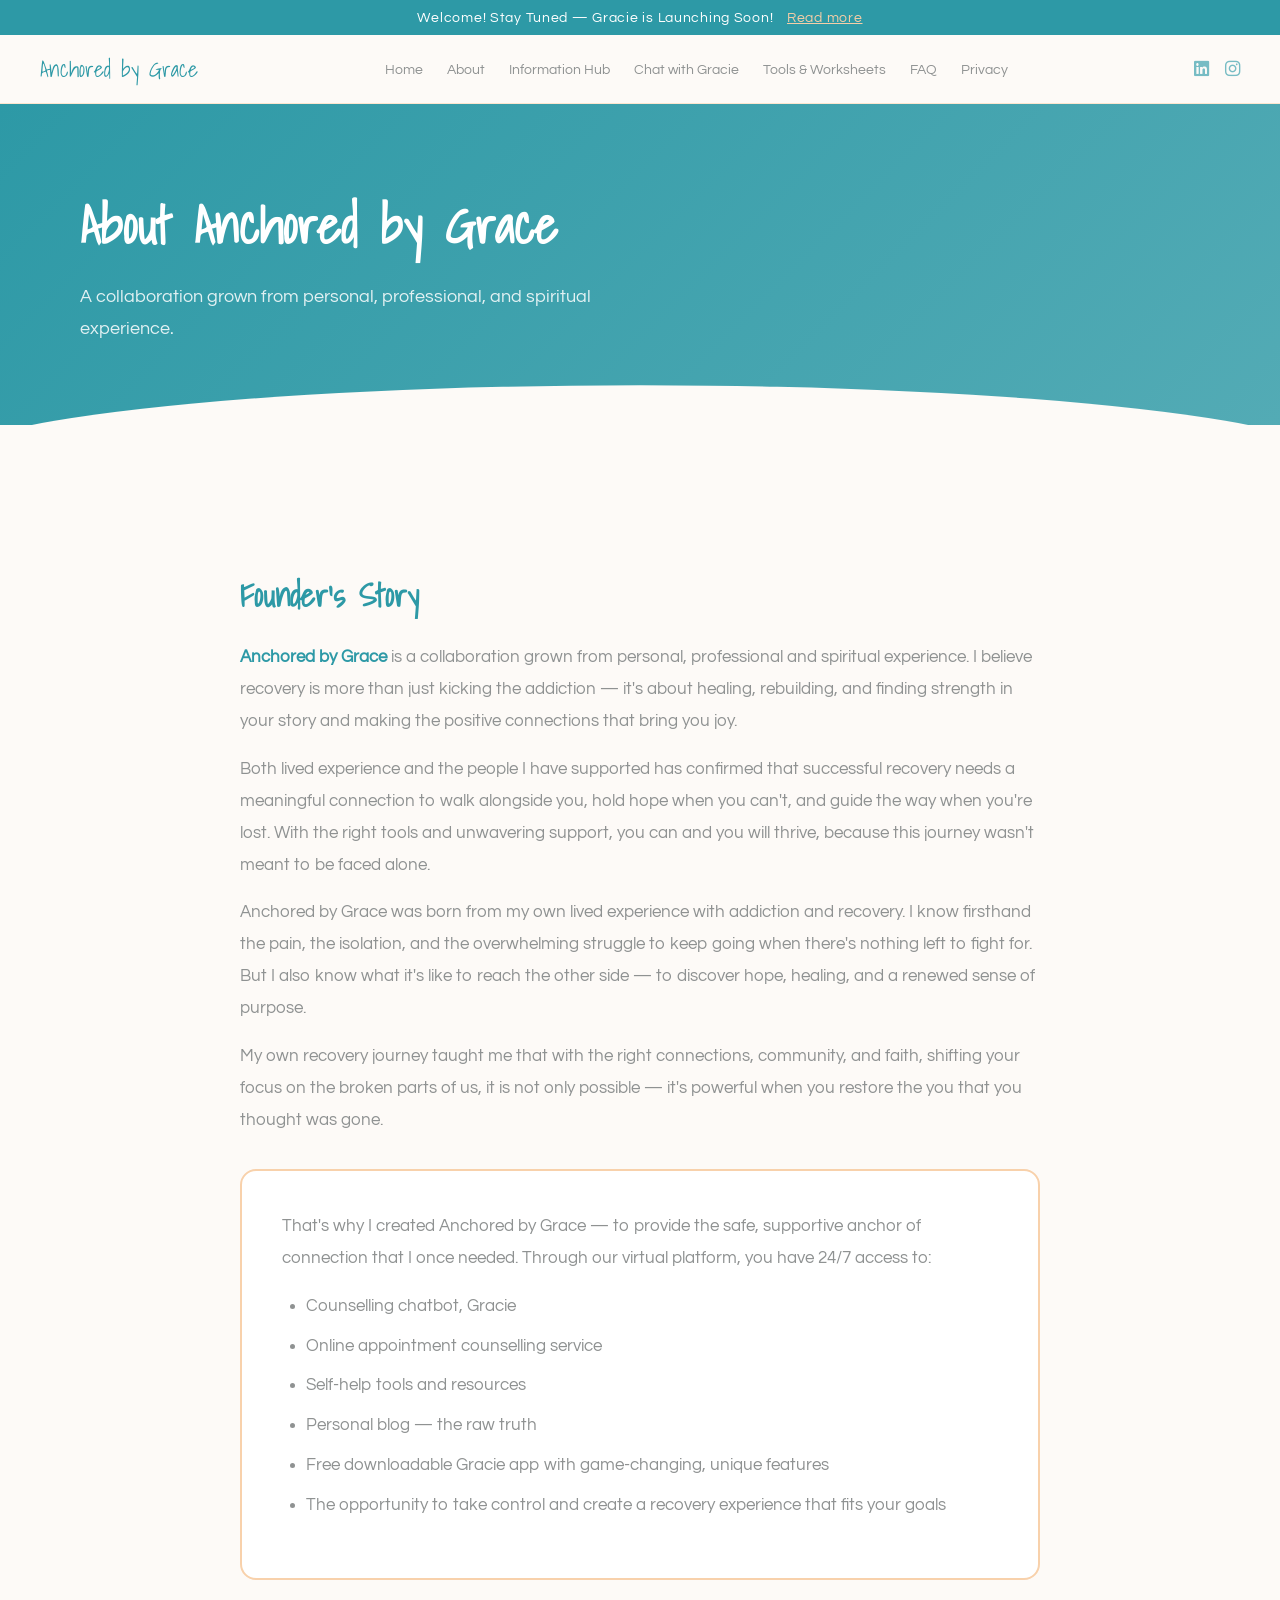
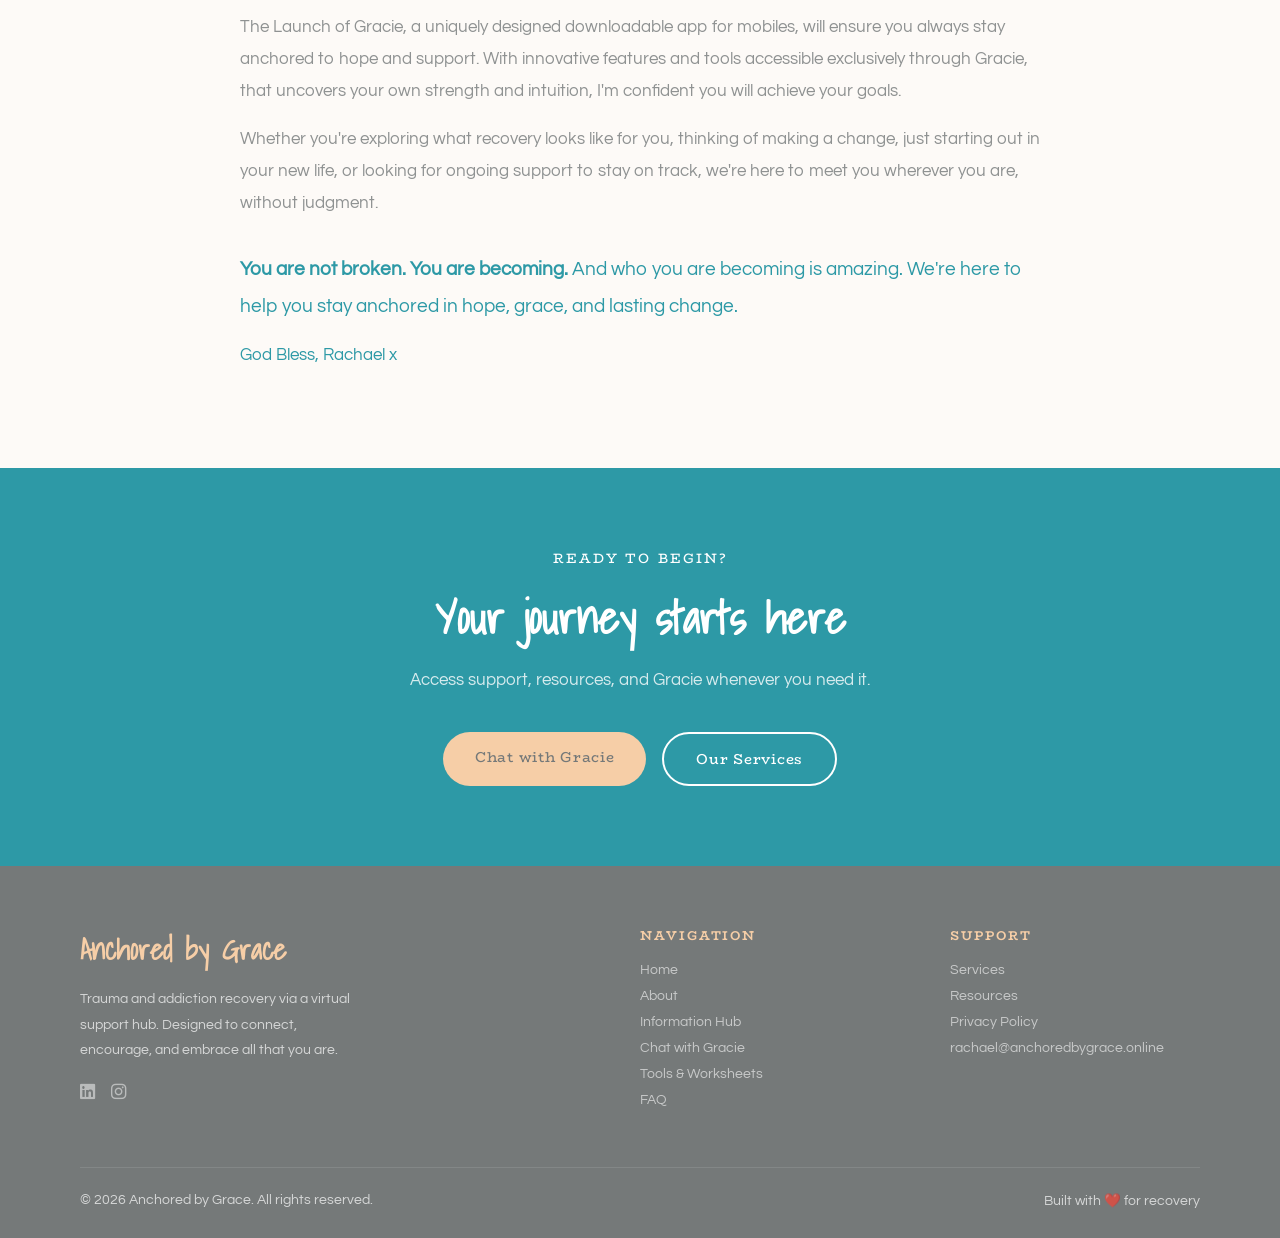
<file: about.html>
<!DOCTYPE html>
<html lang="en">
<head>
  <meta charset="UTF-8">
  <meta name="viewport" content="width=device-width, initial-scale=1.0">
  <title>About | Anchored by Grace</title>
  <meta name="description" content="Anchored by Grace provides addiction recovery support through 24/7 virtual therapy, intuitive journaling, and tools that support healing, resilience, and long-term freedom.">
  <link rel="stylesheet" href="style.css">
  <link rel="stylesheet" href="https://cdnjs.cloudflare.com/ajax/libs/font-awesome/6.5.0/css/all.min.css">
</head>
<body>
  <script src="shared.js"></script>

  <section class="page-hero">
    <h1>About Anchored by Grace</h1>
    <p>A collaboration grown from personal, professional, and spiritual experience.</p>
  </section>

  <section class="section section-light" style="padding-top: 100px;">
    <div class="prose">
      <h2>Founder's Story</h2>
      <p><strong>Anchored by Grace</strong> is a collaboration grown from personal, professional and spiritual experience. I believe recovery is more than just kicking the addiction — it's about healing, rebuilding, and finding strength in your story and making the positive connections that bring you joy.</p>
      <p>Both lived experience and the people I have supported has confirmed that successful recovery needs a meaningful connection to walk alongside you, hold hope when you can't, and guide the way when you're lost. With the right tools and unwavering support, you can and you will thrive, because this journey wasn't meant to be faced alone.</p>
      <p>Anchored by Grace was born from my own lived experience with addiction and recovery. I know firsthand the pain, the isolation, and the overwhelming struggle to keep going when there's nothing left to fight for. But I also know what it's like to reach the other side — to discover hope, healing, and a renewed sense of purpose.</p>
      <p>My own recovery journey taught me that with the right connections, community, and faith, shifting your focus on the broken parts of us, it is not only possible — it's powerful when you restore the you that you thought was gone.</p>

      <div class="highlight-box">
        <p>That's why I created Anchored by Grace — to provide the safe, supportive anchor of connection that I once needed. Through our virtual platform, you have 24/7 access to:</p>
        <ul>
          <li>Counselling chatbot, Gracie</li>
          <li>Online appointment counselling service</li>
          <li>Self-help tools and resources</li>
          <li>Personal blog — the raw truth</li>
          <li>Free downloadable Gracie app with game-changing, unique features</li>
          <li>The opportunity to take control and create a recovery experience that fits your goals</li>
        </ul>
      </div>

      <p>The Launch of Gracie, a uniquely designed downloadable app for mobiles, will ensure you always stay anchored to hope and support. With innovative features and tools accessible exclusively through Gracie, that uncovers your own strength and intuition, I'm confident you will achieve your goals.</p>
      <p>Whether you're exploring what recovery looks like for you, thinking of making a change, just starting out in your new life, or looking for ongoing support to stay on track, we're here to meet you wherever you are, without judgment.</p>

      <p style="margin-top: 32px; font-size: 1.2rem; color: var(--teal-3);"><strong>You are not broken. You are becoming.</strong> And who you are becoming is amazing. We're here to help you stay anchored in hope, grace, and lasting change.</p>
      <p style="margin-top: 12px; color: var(--teal-3);">God Bless, Rachael x</p>
    </div>
  </section>

  <section class="section section-teal" style="text-align: center;">
    <span class="section-label">Ready to begin?</span>
    <h2 class="section-title">Your journey starts here</h2>
    <p class="section-subtitle">Access support, resources, and Gracie whenever you need it.</p>
    <div style="margin-top: 36px; display: flex; gap: 16px; justify-content: center; flex-wrap: wrap;">
      <a href="chat.html" class="btn btn-copper">Chat with Gracie</a>
      <a href="services.html" class="btn btn-outline" style="border-color: white; color: white;">Our Services</a>
    </div>
  </section>

</body>
</html>
</file>
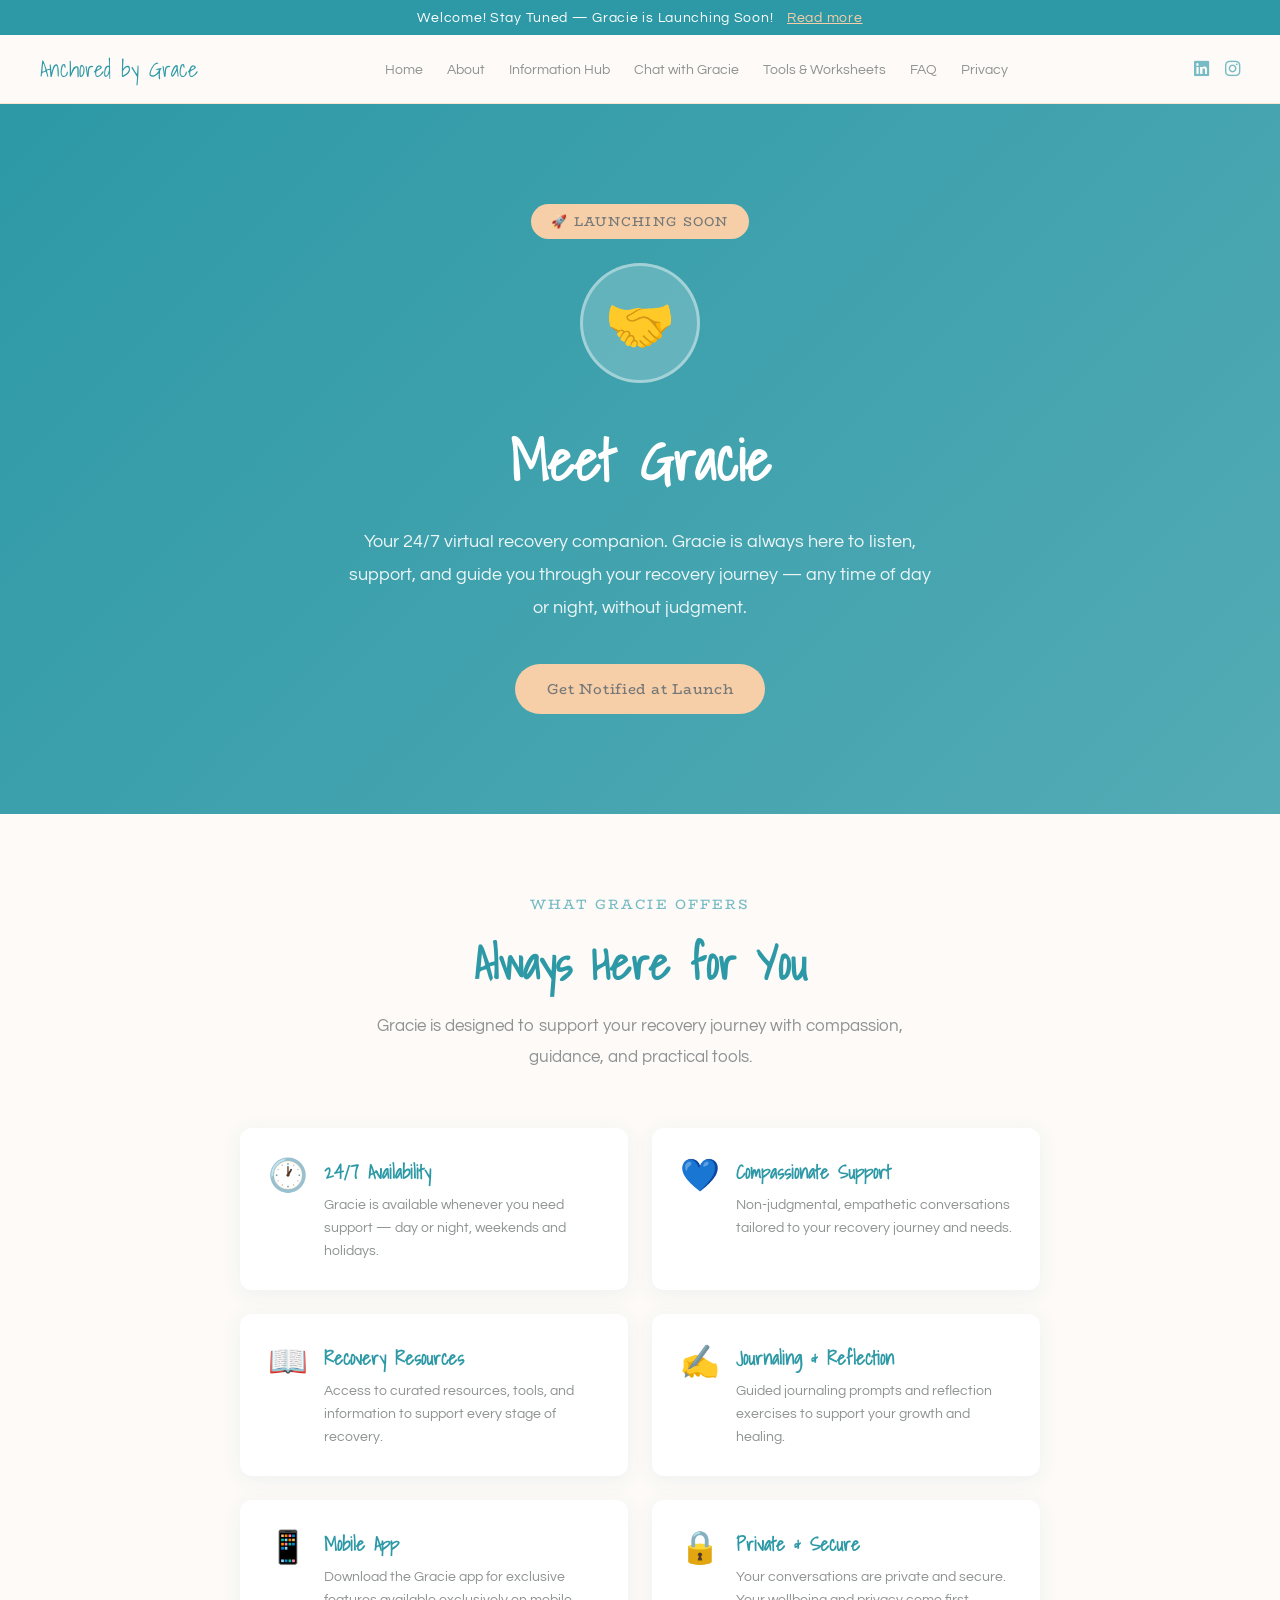
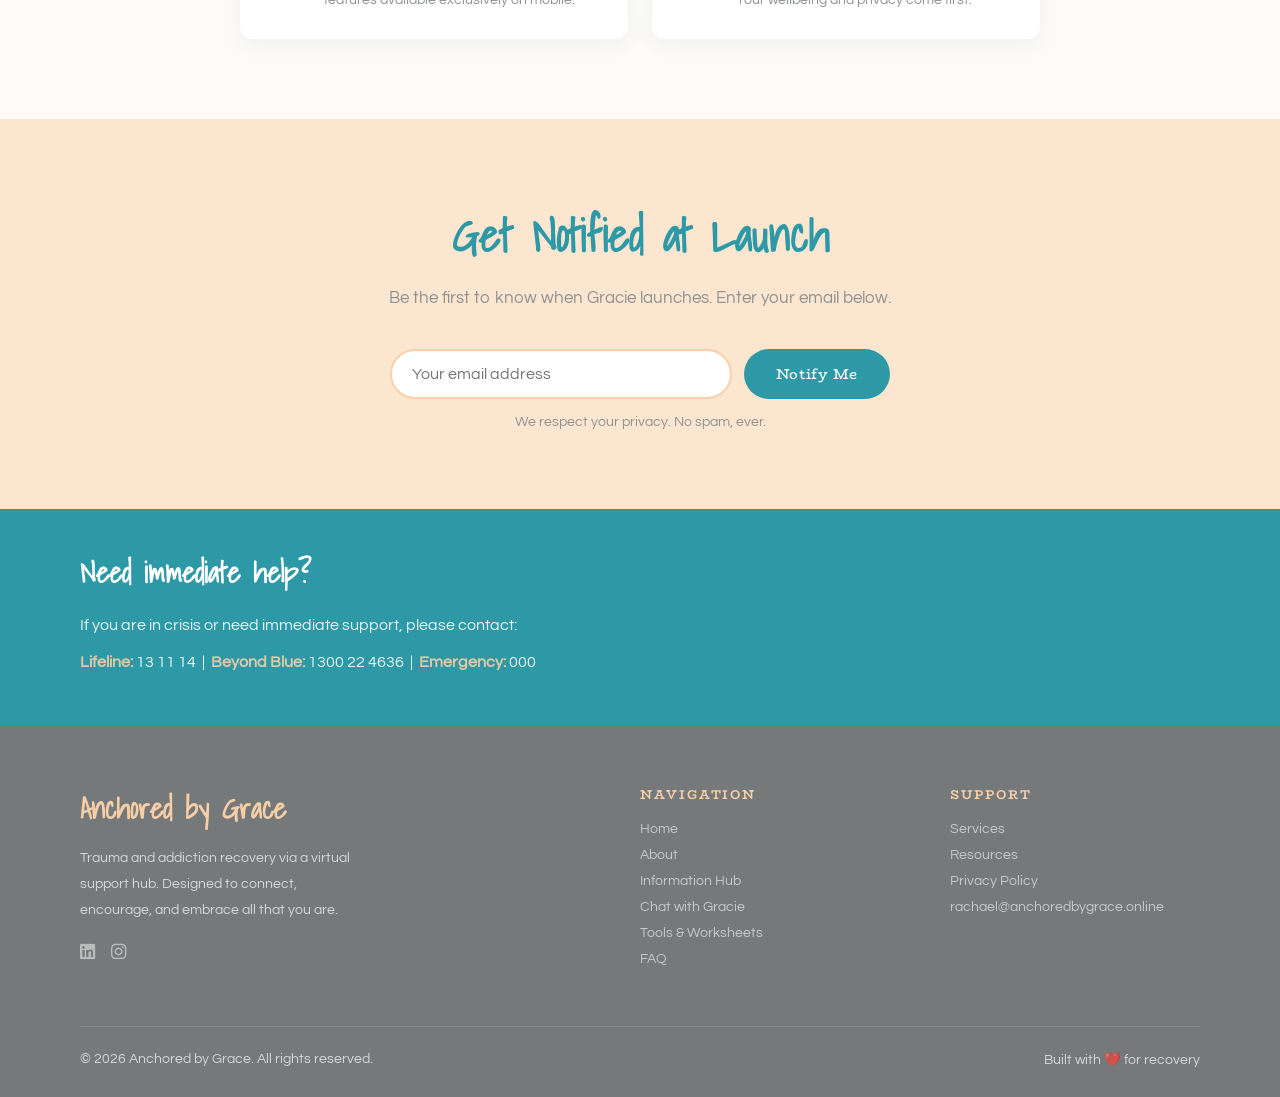
<file: chat.html>
<!DOCTYPE html>
<html lang="en">
<head>
  <meta charset="UTF-8">
  <meta name="viewport" content="width=device-width, initial-scale=1.0">
  <title>Chat with Gracie | Anchored by Grace</title>
  <meta name="description" content="Chat with Gracie, your 24/7 virtual recovery companion from Anchored by Grace.">
  <link rel="stylesheet" href="style.css">
  <link rel="stylesheet" href="https://cdnjs.cloudflare.com/ajax/libs/font-awesome/6.5.0/css/all.min.css">
  <style>
    .gracie-hero {
      background: linear-gradient(135deg, var(--teal-3) 0%, var(--teal-1) 100%);
      color: white;
      text-align: center;
      padding: 100px 80px;
    }
    .gracie-hero h1 {
      font-family: var(--font-heading);
      font-size: 3.5rem;
      margin-bottom: 20px;
    }
    .gracie-hero p {
      font-size: 1.15rem;
      opacity: 0.9;
      max-width: 600px;
      margin: 0 auto 40px;
      line-height: 1.8;
    }
    .gracie-icon {
      width: 120px;
      height: 120px;
      background: rgba(255,255,255,0.2);
      border-radius: 50%;
      display: flex;
      align-items: center;
      justify-content: center;
      font-size: 3.5rem;
      margin: 0 auto 32px;
      border: 3px solid rgba(255,255,255,0.4);
    }
    .launch-badge {
      display: inline-block;
      background: var(--copper-1);
      color: var(--grey-3);
      padding: 8px 20px;
      border-radius: 50px;
      font-family: var(--font-accent);
      font-size: 0.8rem;
      letter-spacing: 0.1em;
      text-transform: uppercase;
      margin-bottom: 24px;
    }
    .features-list {
      display: grid;
      grid-template-columns: repeat(2, 1fr);
      gap: 24px;
      max-width: 800px;
      margin: 0 auto;
    }
    .feature-item {
      background: white;
      border-radius: 12px;
      padding: 28px;
      display: flex;
      gap: 16px;
      align-items: flex-start;
      box-shadow: 0 4px 20px rgba(45,153,166,0.08);
    }
    .feature-icon {
      font-size: 2rem;
      flex-shrink: 0;
    }
    .feature-item h3 {
      font-family: var(--font-heading);
      font-size: 1.2rem;
      color: var(--teal-3);
      margin-bottom: 6px;
    }
    .feature-item p {
      font-size: 0.9rem;
      color: var(--grey-2);
      line-height: 1.6;
    }
    @media (max-width: 768px) {
      .gracie-hero { padding: 60px 24px; }
      .gracie-hero h1 { font-size: 2.5rem; }
      .features-list { grid-template-columns: 1fr; }
    }
  </style>
</head>
<body>
  <script src="shared.js"></script>

  <section class="gracie-hero">
    <div class="launch-badge">🚀 Launching Soon</div>
    <div class="gracie-icon">🤝</div>
    <h1>Meet Gracie</h1>
    <p>Your 24/7 virtual recovery companion. Gracie is always here to listen, support, and guide you through your recovery journey — any time of day or night, without judgment.</p>
    <a href="#notify" class="btn btn-copper">Get Notified at Launch</a>
  </section>

  <section class="section section-light">
    <div class="section-header">
      <span class="section-label">What Gracie Offers</span>
      <h2 class="section-title">Always Here for You</h2>
      <p class="section-subtitle">Gracie is designed to support your recovery journey with compassion, guidance, and practical tools.</p>
    </div>

    <div class="features-list">
      <div class="feature-item">
        <div class="feature-icon">🕐</div>
        <div>
          <h3>24/7 Availability</h3>
          <p>Gracie is available whenever you need support — day or night, weekends and holidays.</p>
        </div>
      </div>
      <div class="feature-item">
        <div class="feature-icon">💙</div>
        <div>
          <h3>Compassionate Support</h3>
          <p>Non-judgmental, empathetic conversations tailored to your recovery journey and needs.</p>
        </div>
      </div>
      <div class="feature-item">
        <div class="feature-icon">📖</div>
        <div>
          <h3>Recovery Resources</h3>
          <p>Access to curated resources, tools, and information to support every stage of recovery.</p>
        </div>
      </div>
      <div class="feature-item">
        <div class="feature-icon">✍️</div>
        <div>
          <h3>Journaling & Reflection</h3>
          <p>Guided journaling prompts and reflection exercises to support your growth and healing.</p>
        </div>
      </div>
      <div class="feature-item">
        <div class="feature-icon">📱</div>
        <div>
          <h3>Mobile App</h3>
          <p>Download the Gracie app for exclusive features available exclusively on mobile.</p>
        </div>
      </div>
      <div class="feature-item">
        <div class="feature-icon">🔒</div>
        <div>
          <h3>Private & Secure</h3>
          <p>Your conversations are private and secure. Your wellbeing and privacy come first.</p>
        </div>
      </div>
    </div>
  </section>

  <section class="section section-copper" id="notify" style="text-align: center;">
    <h2 class="section-title">Get Notified at Launch</h2>
    <p class="section-subtitle">Be the first to know when Gracie launches. Enter your email below.</p>
    <div style="margin-top: 36px; display: flex; gap: 12px; justify-content: center; flex-wrap: wrap; max-width: 500px; margin: 36px auto 0;">
      <input type="email" placeholder="Your email address" style="flex: 1; padding: 14px 20px; border-radius: 50px; border: 2px solid var(--copper-2); font-family: var(--font-body); font-size: 1rem; outline: none; min-width: 200px;">
      <button class="btn btn-primary">Notify Me</button>
    </div>
    <p style="margin-top: 16px; font-size: 0.85rem; color: var(--grey-2);">We respect your privacy. No spam, ever.</p>
  </section>

  <div class="crisis-box" style="margin: 0; border-radius: 0; padding: 40px 80px;">
    <h3>Need immediate help?</h3>
    <p>If you are in crisis or need immediate support, please contact:</p>
    <p><strong>Lifeline:</strong> 13 11 14 &nbsp;|&nbsp; <strong>Beyond Blue:</strong> 1300 22 4636 &nbsp;|&nbsp; <strong>Emergency:</strong> 000</p>
  </div>

</body>
</html>
</file>
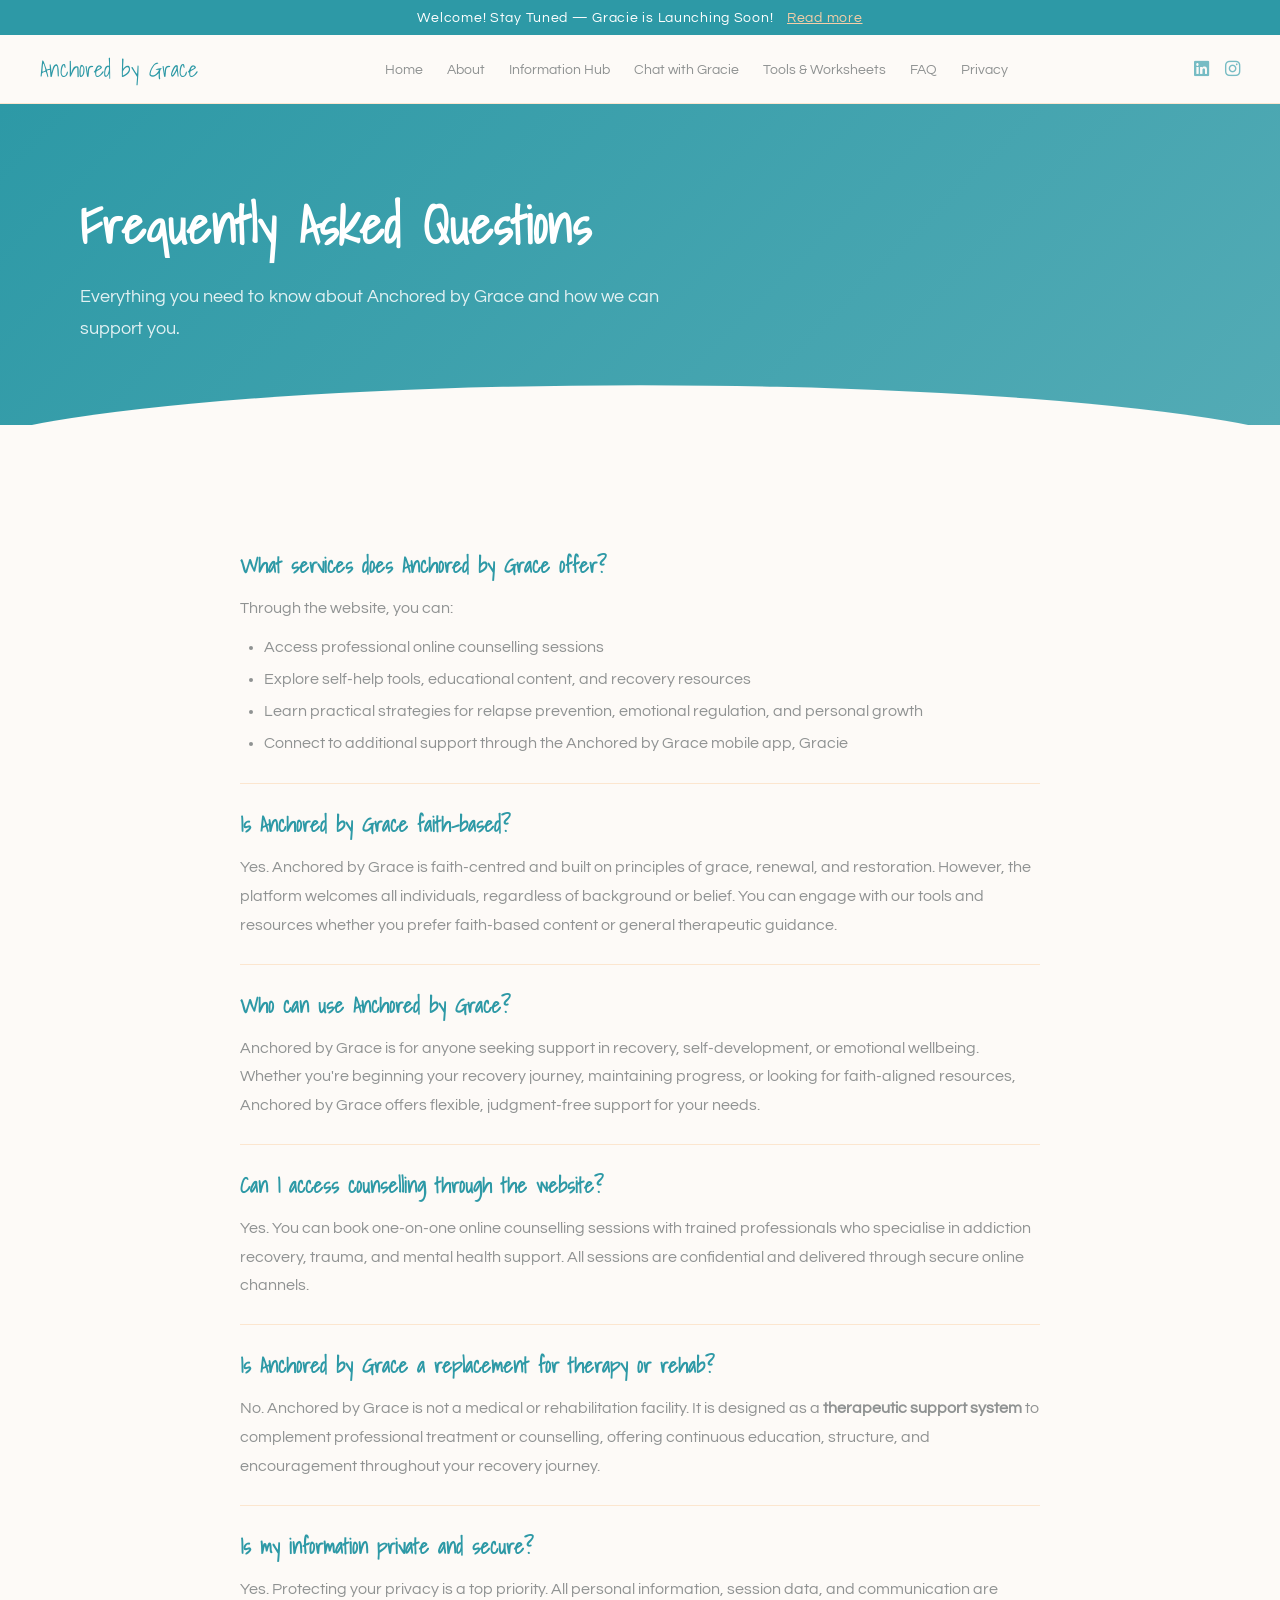
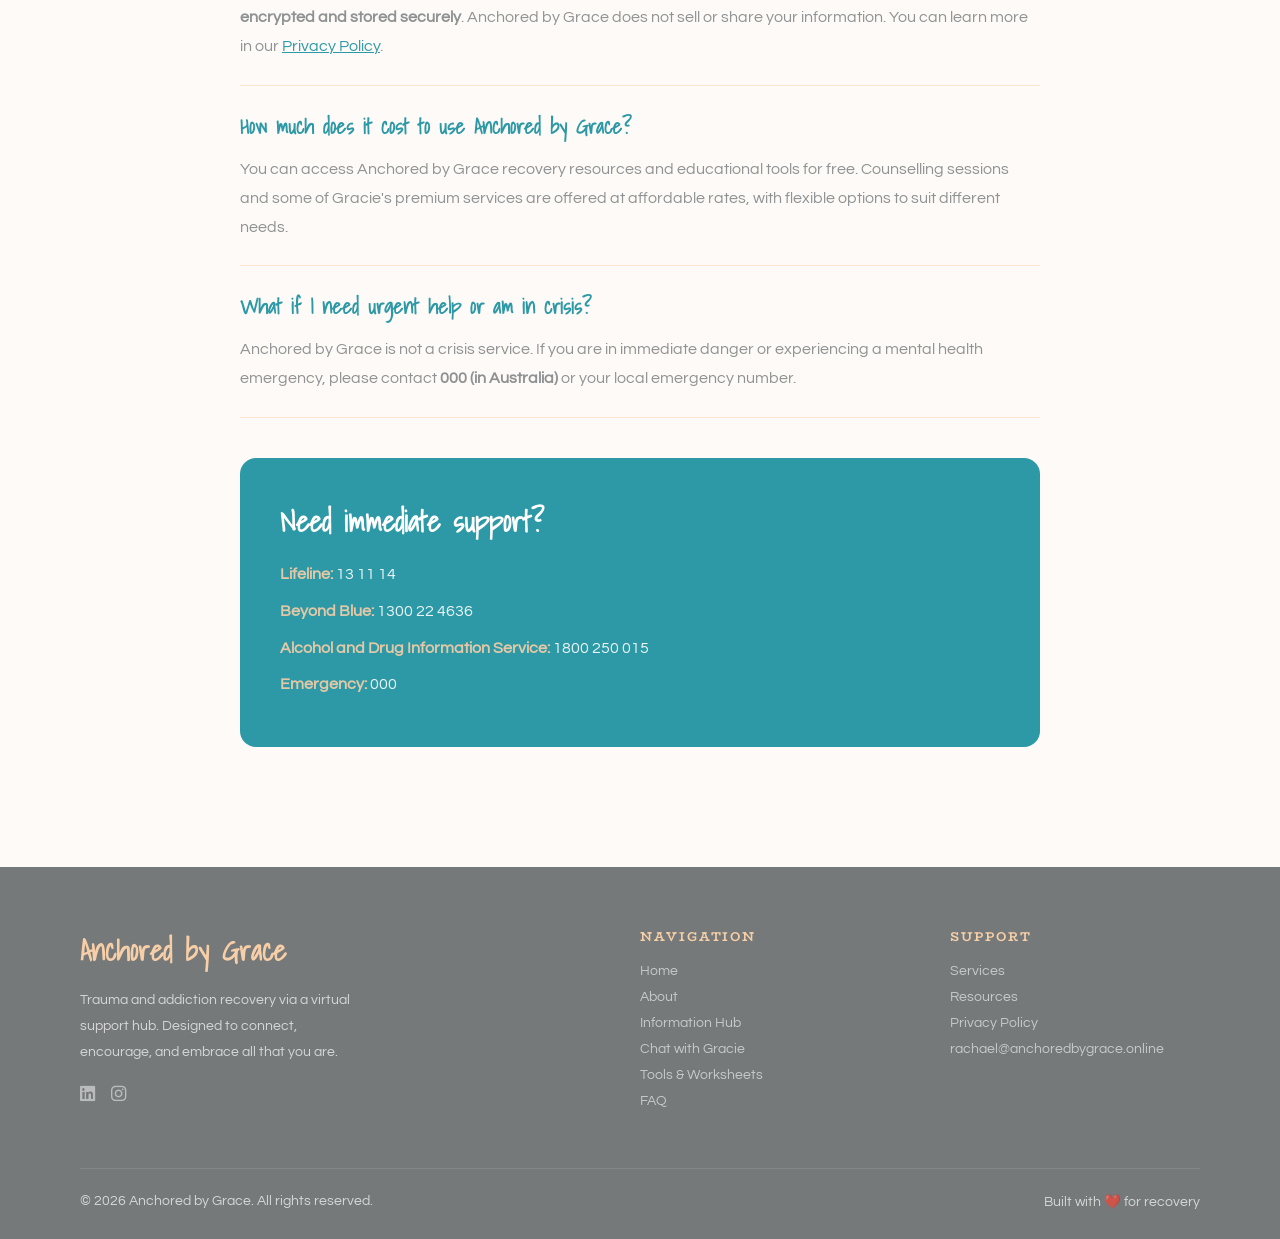
<file: faq.html>
<!DOCTYPE html>
<html lang="en">
<head>
  <meta charset="UTF-8">
  <meta name="viewport" content="width=device-width, initial-scale=1.0">
  <title>FAQ | Anchored by Grace</title>
  <meta name="description" content="Frequently asked questions about Anchored by Grace recovery support services.">
  <link rel="stylesheet" href="style.css">
  <link rel="stylesheet" href="https://cdnjs.cloudflare.com/ajax/libs/font-awesome/6.5.0/css/all.min.css">
</head>
<body>
  <script src="shared.js"></script>

  <section class="page-hero">
    <h1>Frequently Asked Questions</h1>
    <p>Everything you need to know about Anchored by Grace and how we can support you.</p>
  </section>

  <section class="section section-light" style="padding-top: 100px;">
    <div style="max-width: 800px; margin: 0 auto;">

      <div class="faq-item">
        <h3 class="faq-question">What services does Anchored by Grace offer?</h3>
        <div class="faq-answer">
          <p>Through the website, you can:</p>
          <ul style="padding-left: 24px; margin-top: 8px; line-height: 2;">
            <li>Access professional online counselling sessions</li>
            <li>Explore self-help tools, educational content, and recovery resources</li>
            <li>Learn practical strategies for relapse prevention, emotional regulation, and personal growth</li>
            <li>Connect to additional support through the Anchored by Grace mobile app, Gracie</li>
          </ul>
        </div>
      </div>

      <div class="faq-item">
        <h3 class="faq-question">Is Anchored by Grace faith-based?</h3>
        <div class="faq-answer">
          <p>Yes. Anchored by Grace is faith-centred and built on principles of grace, renewal, and restoration. However, the platform welcomes all individuals, regardless of background or belief. You can engage with our tools and resources whether you prefer faith-based content or general therapeutic guidance.</p>
        </div>
      </div>

      <div class="faq-item">
        <h3 class="faq-question">Who can use Anchored by Grace?</h3>
        <div class="faq-answer">
          <p>Anchored by Grace is for anyone seeking support in recovery, self-development, or emotional wellbeing. Whether you're beginning your recovery journey, maintaining progress, or looking for faith-aligned resources, Anchored by Grace offers flexible, judgment-free support for your needs.</p>
        </div>
      </div>

      <div class="faq-item">
        <h3 class="faq-question">Can I access counselling through the website?</h3>
        <div class="faq-answer">
          <p>Yes. You can book one-on-one online counselling sessions with trained professionals who specialise in addiction recovery, trauma, and mental health support. All sessions are confidential and delivered through secure online channels.</p>
        </div>
      </div>

      <div class="faq-item">
        <h3 class="faq-question">Is Anchored by Grace a replacement for therapy or rehab?</h3>
        <div class="faq-answer">
          <p>No. Anchored by Grace is not a medical or rehabilitation facility. It is designed as a <strong>therapeutic support system</strong> to complement professional treatment or counselling, offering continuous education, structure, and encouragement throughout your recovery journey.</p>
        </div>
      </div>

      <div class="faq-item">
        <h3 class="faq-question">Is my information private and secure?</h3>
        <div class="faq-answer">
          <p>Yes. Protecting your privacy is a top priority. All personal information, session data, and communication are <strong>encrypted and stored securely</strong>. Anchored by Grace does not sell or share your information. You can learn more in our <a href="privacy.html" style="color: var(--teal-3);">Privacy Policy</a>.</p>
        </div>
      </div>

      <div class="faq-item">
        <h3 class="faq-question">How much does it cost to use Anchored by Grace?</h3>
        <div class="faq-answer">
          <p>You can access Anchored by Grace recovery resources and educational tools for free. Counselling sessions and some of Gracie's premium services are offered at affordable rates, with flexible options to suit different needs.</p>
        </div>
      </div>

      <div class="faq-item">
        <h3 class="faq-question">What if I need urgent help or am in crisis?</h3>
        <div class="faq-answer">
          <p>Anchored by Grace is not a crisis service. If you are in immediate danger or experiencing a mental health emergency, please contact <strong>000 (in Australia)</strong> or your local emergency number.</p>
        </div>
      </div>

      <div class="crisis-box">
        <h3>Need immediate support?</h3>
        <p><strong>Lifeline:</strong> 13 11 14</p>
        <p><strong>Beyond Blue:</strong> 1300 22 4636</p>
        <p><strong>Alcohol and Drug Information Service:</strong> 1800 250 015</p>
        <p><strong>Emergency:</strong> 000</p>
      </div>

    </div>
  </section>

</body>
</html>
</file>
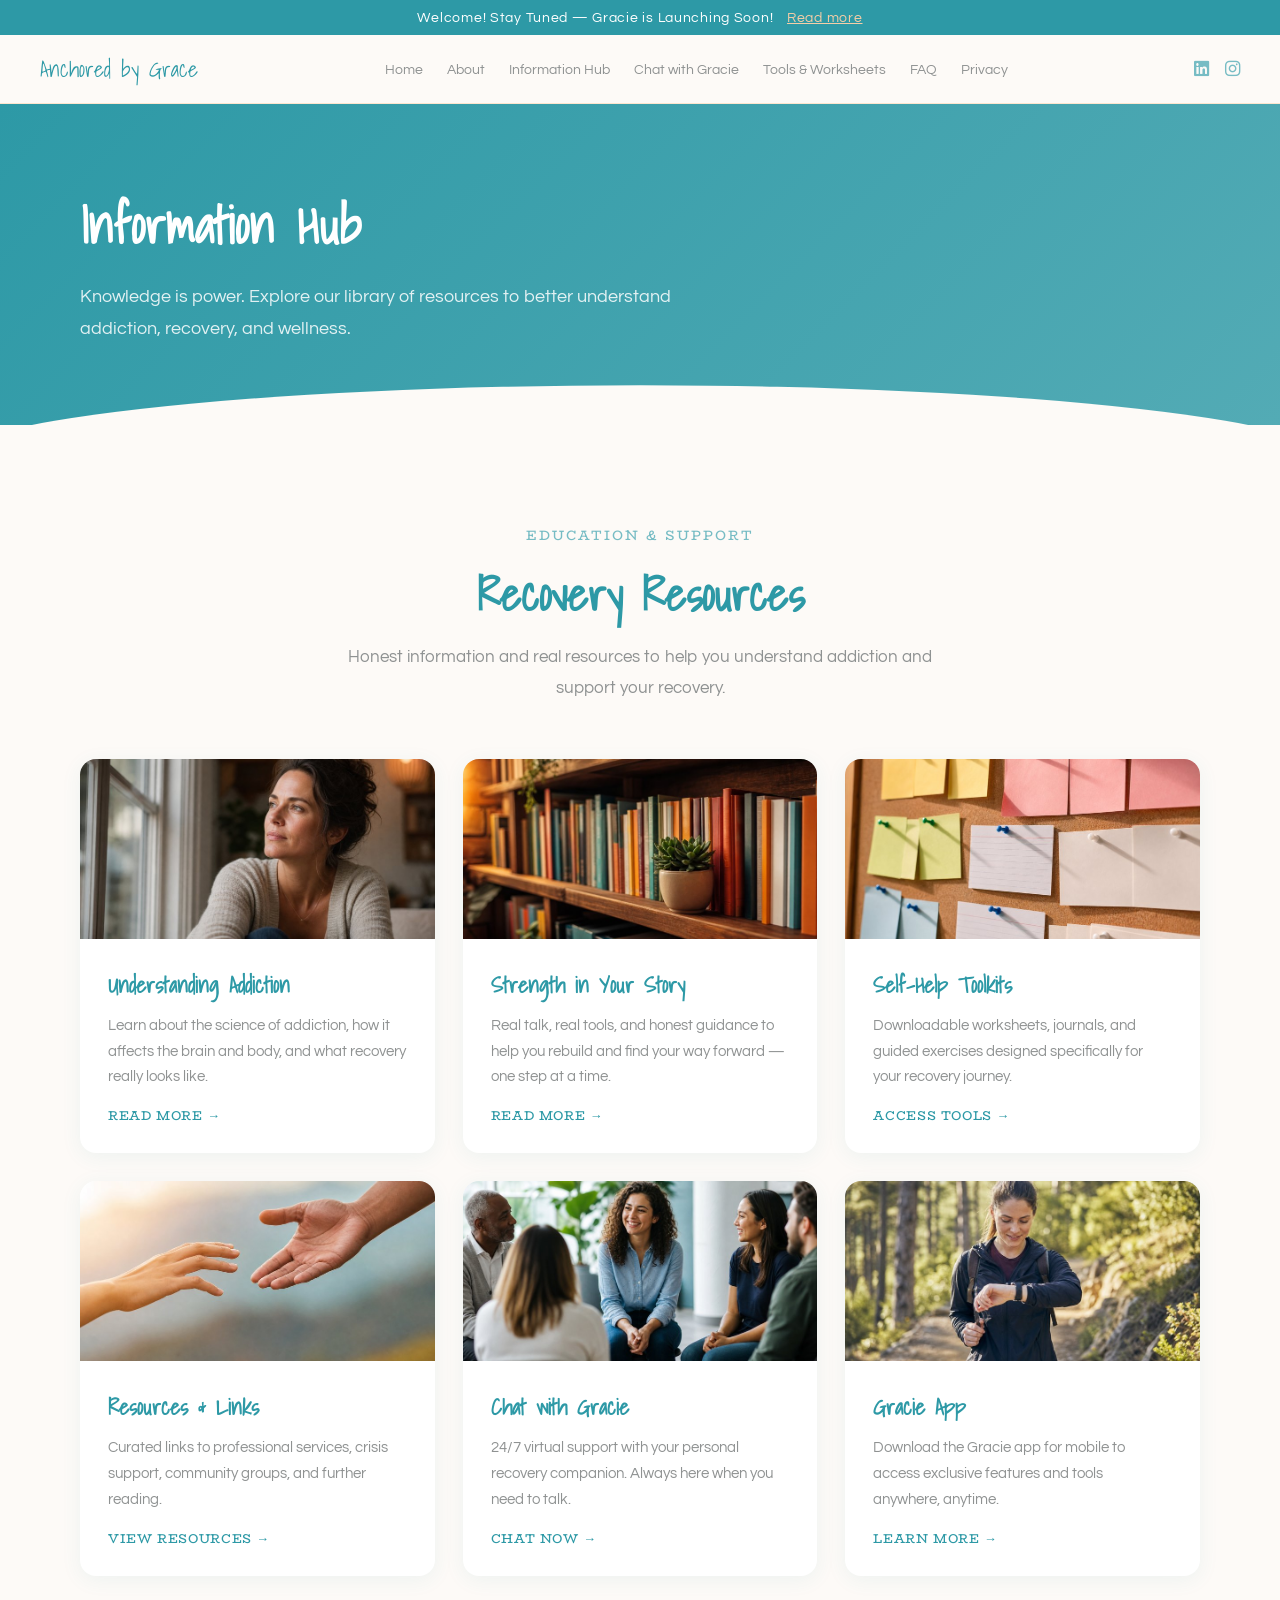
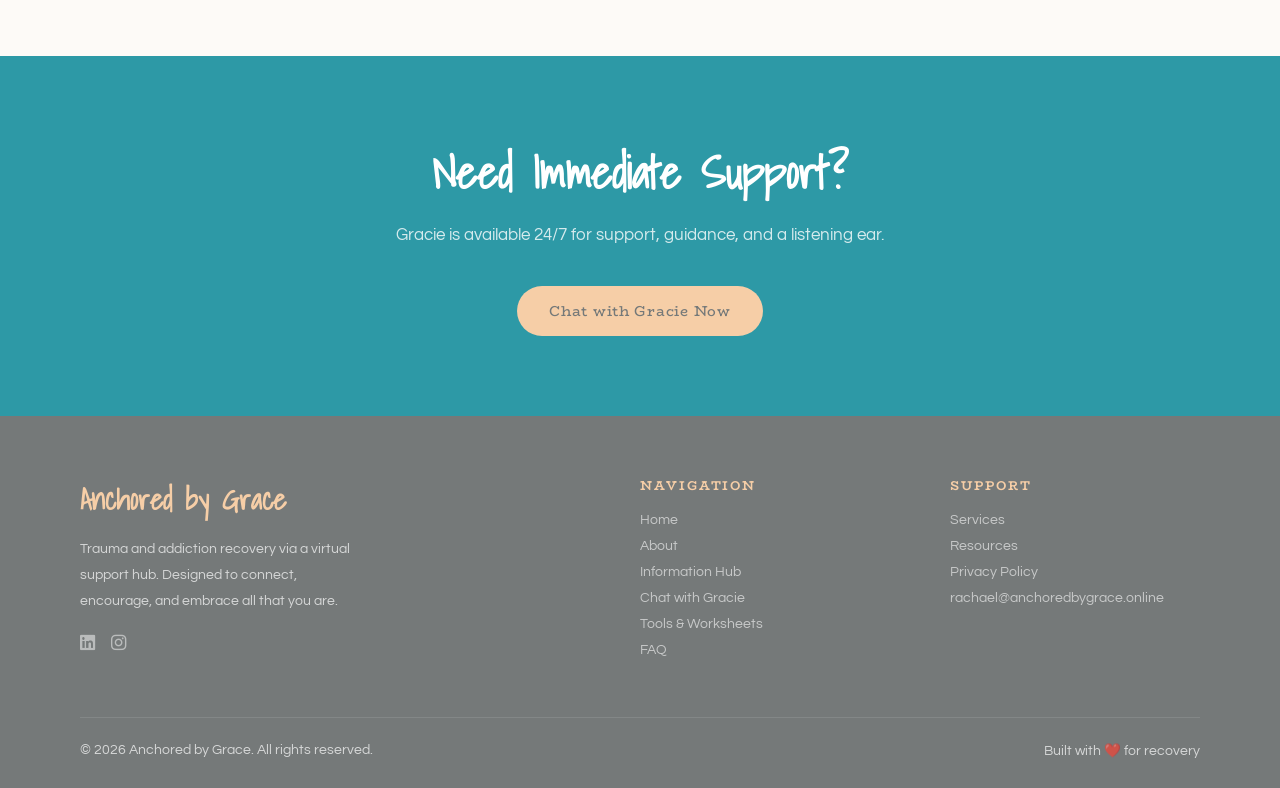
<file: info-hub.html>
<!DOCTYPE html>
<html lang="en">
<head>
  <meta charset="UTF-8">
  <meta name="viewport" content="width=device-width, initial-scale=1.0">
  <title>Information Hub | Anchored by Grace</title>
  <meta name="description" content="Access educational resources on addiction, recovery, mental health and wellness.">
  <link rel="stylesheet" href="style.css">
  <link rel="stylesheet" href="https://cdnjs.cloudflare.com/ajax/libs/font-awesome/6.5.0/css/all.min.css">
<style>
    .card-img { width: 100%; height: 180px; object-fit: cover; display: block; }
    @media (max-width: 900px) { .card-img { height: 140px; } }
  </style>
</head>
<body>
  <script src="shared.js"></script>

  <section class="page-hero">
    <h1>Information Hub</h1>
    <p>Knowledge is power. Explore our library of resources to better understand addiction, recovery, and wellness.</p>
  </section>

  <section class="section section-light" style="padding-top: 100px;">
    <div class="section-header">
      <span class="section-label">Education & Support</span>
      <h2 class="section-title">Recovery Resources</h2>
      <p class="section-subtitle">Honest information and real resources to help you understand addiction and support your recovery.</p>
    </div>

    <div class="cards-grid">
      <div class="card">
        <img src="images/info_addiction.jpg" alt="Understanding Addiction" class="card-img">
        <div class="card-body">
          <h3 class="card-title">Understanding Addiction</h3>
          <p class="card-text">Learn about the science of addiction, how it affects the brain and body, and what recovery really looks like.</p>
          <a href="understanding-addiction.html" class="card-link">Read more →</a>
        </div>
      </div>
      <div class="card">
        <img src="images/info_empower.jpg" alt="Strength in Your Story" class="card-img">
        <div class="card-body">
          <h3 class="card-title">Strength in Your Story</h3>
          <p class="card-text">Real talk, real tools, and honest guidance to help you rebuild and find your way forward — one step at a time.</p>
          <a href="empower-recovery.html" class="card-link">Read more →</a>
        </div>
      </div>
      <div class="card">
        <img src="images/info_toolkits.jpg" alt="Self-Help Toolkits" class="card-img">
        <div class="card-body">
          <h3 class="card-title">Self-Help Toolkits</h3>
          <p class="card-text">Downloadable worksheets, journals, and guided exercises designed specifically for your recovery journey.</p>
          <a href="tools.html" class="card-link">Access tools →</a>
        </div>
      </div>
      <div class="card">
        <img src="images/info_resources.jpg" alt="Resources & Support" class="card-img">
        <div class="card-body">
          <h3 class="card-title">Resources & Links</h3>
          <p class="card-text">Curated links to professional services, crisis support, community groups, and further reading.</p>
          <a href="resources.html" class="card-link">View resources →</a>
        </div>
      </div>
      <div class="card">
        <img src="images/info_community.jpg" alt="Community & Connection" class="card-img">
        <div class="card-body">
          <h3 class="card-title">Chat with Gracie</h3>
          <p class="card-text">24/7 virtual support with your personal recovery companion. Always here when you need to talk.</p>
          <a href="chat.html" class="card-link">Chat now →</a>
        </div>
      </div>
      <div class="card">
        <img src="images/info_app.jpg" alt="Gracie App" class="card-img">
        <div class="card-body">
          <h3 class="card-title">Gracie App</h3>
          <p class="card-text">Download the Gracie app for mobile to access exclusive features and tools anywhere, anytime.</p>
          <a href="chat.html" class="card-link">Learn more →</a>
        </div>
      </div>
    </div>
  </section>

  <section class="section section-teal" style="text-align: center;">
    <h2 class="section-title">Need Immediate Support?</h2>
    <p class="section-subtitle">Gracie is available 24/7 for support, guidance, and a listening ear.</p>
    <div style="margin-top: 36px;">
      <a href="chat.html" class="btn btn-copper">Chat with Gracie Now</a>
    </div>
  </section>

</body>
</html>
</file>
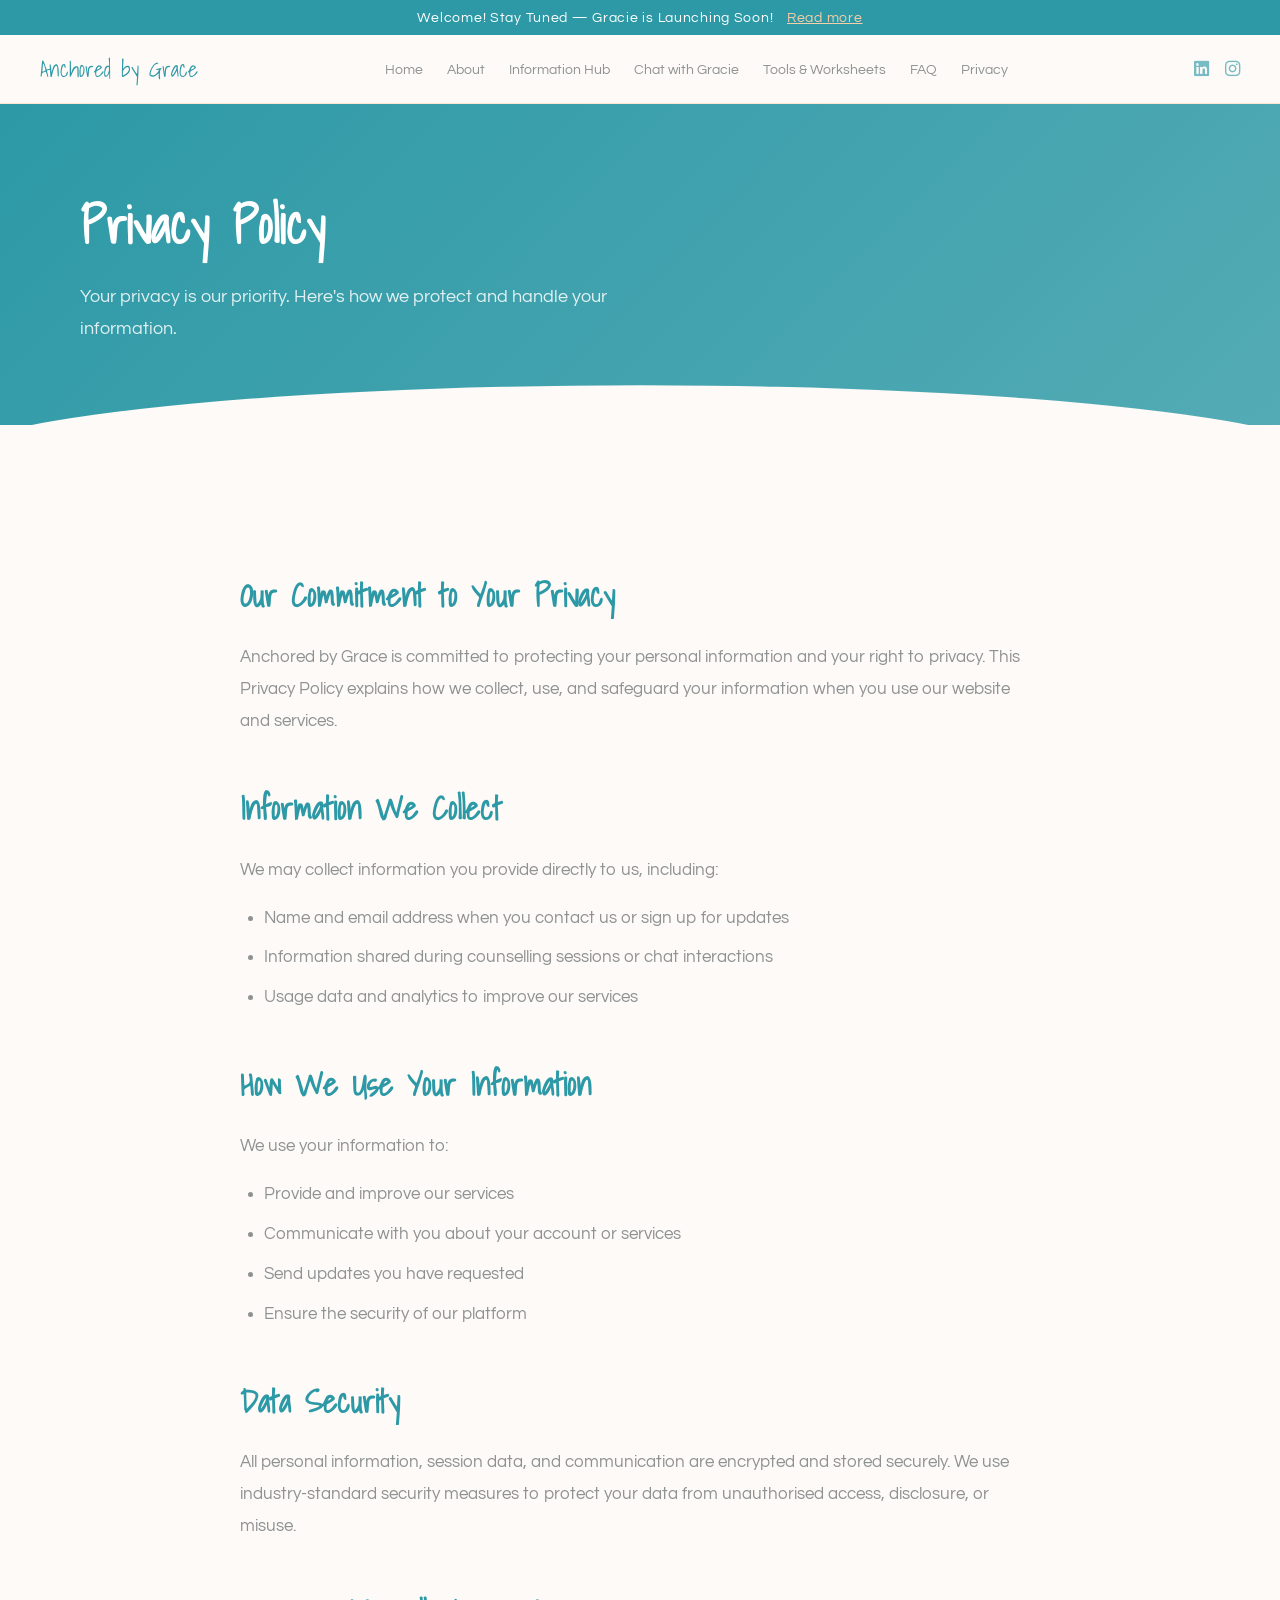
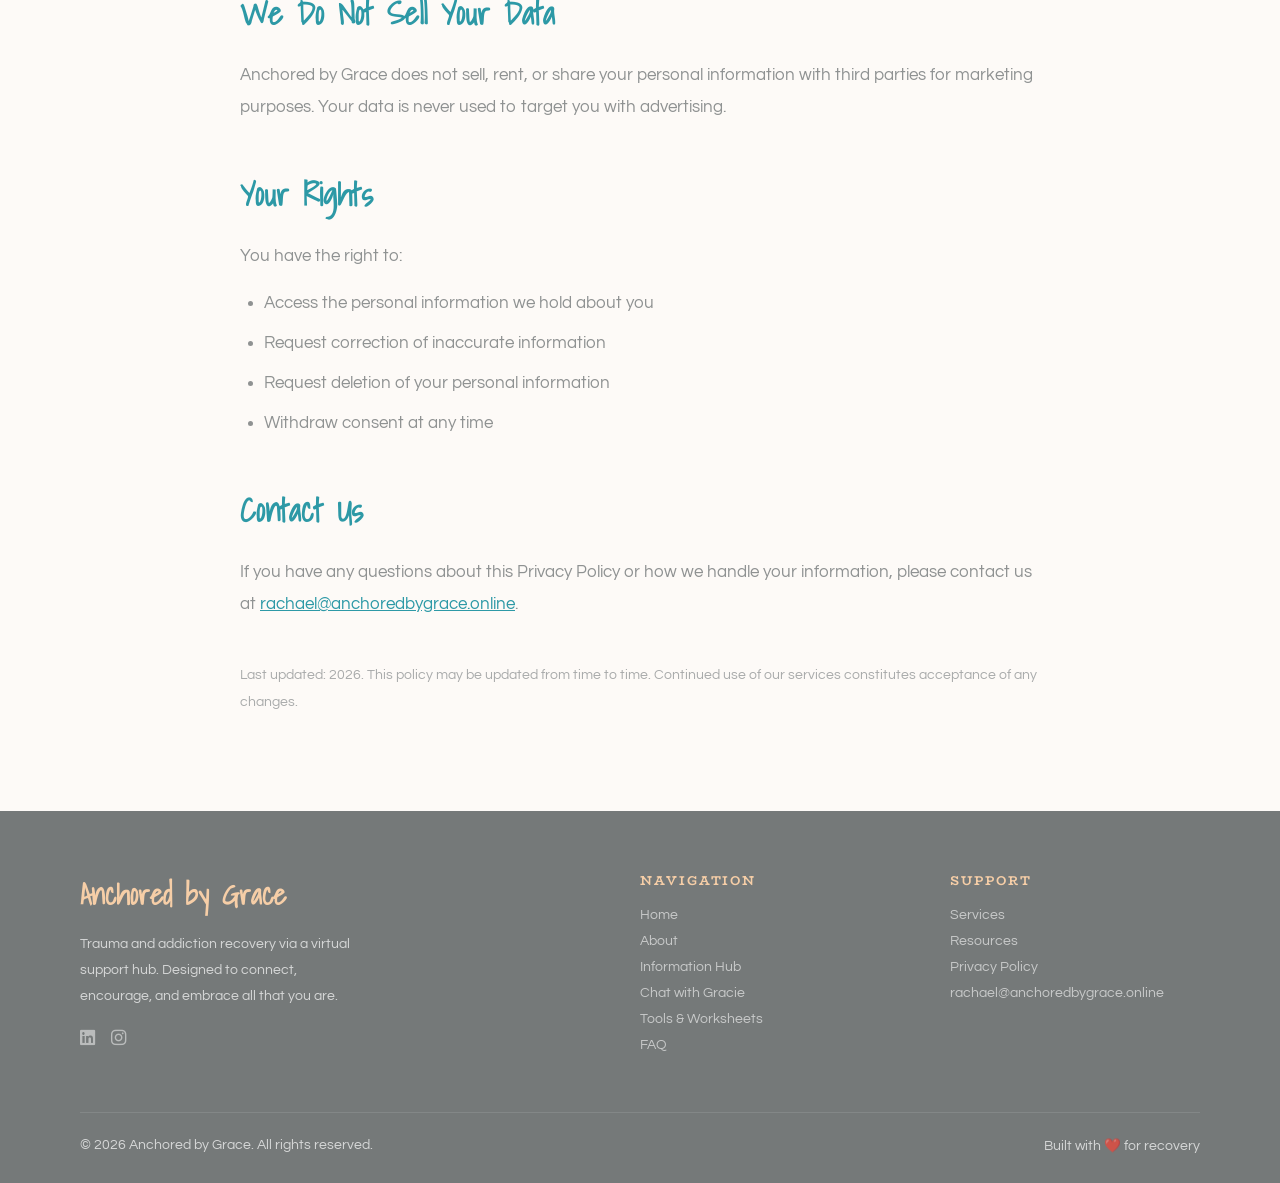
<file: privacy.html>
<!DOCTYPE html>
<html lang="en">
<head>
  <meta charset="UTF-8">
  <meta name="viewport" content="width=device-width, initial-scale=1.0">
  <title>Privacy Policy | Anchored by Grace</title>
  <meta name="description" content="Privacy policy for Anchored by Grace.">
  <link rel="stylesheet" href="style.css">
  <link rel="stylesheet" href="https://cdnjs.cloudflare.com/ajax/libs/font-awesome/6.5.0/css/all.min.css">
</head>
<body>
  <script src="shared.js"></script>

  <section class="page-hero">
    <h1>Privacy Policy</h1>
    <p>Your privacy is our priority. Here's how we protect and handle your information.</p>
  </section>

  <section class="section section-light" style="padding-top: 100px;">
    <div class="prose">
      <h2>Our Commitment to Your Privacy</h2>
      <p>Anchored by Grace is committed to protecting your personal information and your right to privacy. This Privacy Policy explains how we collect, use, and safeguard your information when you use our website and services.</p>

      <h2>Information We Collect</h2>
      <p>We may collect information you provide directly to us, including:</p>
      <ul>
        <li>Name and email address when you contact us or sign up for updates</li>
        <li>Information shared during counselling sessions or chat interactions</li>
        <li>Usage data and analytics to improve our services</li>
      </ul>

      <h2>How We Use Your Information</h2>
      <p>We use your information to:</p>
      <ul>
        <li>Provide and improve our services</li>
        <li>Communicate with you about your account or services</li>
        <li>Send updates you have requested</li>
        <li>Ensure the security of our platform</li>
      </ul>

      <h2>Data Security</h2>
      <p>All personal information, session data, and communication are encrypted and stored securely. We use industry-standard security measures to protect your data from unauthorised access, disclosure, or misuse.</p>

      <h2>We Do Not Sell Your Data</h2>
      <p>Anchored by Grace does not sell, rent, or share your personal information with third parties for marketing purposes. Your data is never used to target you with advertising.</p>

      <h2>Your Rights</h2>
      <p>You have the right to:</p>
      <ul>
        <li>Access the personal information we hold about you</li>
        <li>Request correction of inaccurate information</li>
        <li>Request deletion of your personal information</li>
        <li>Withdraw consent at any time</li>
      </ul>

      <h2>Contact Us</h2>
      <p>If you have any questions about this Privacy Policy or how we handle your information, please contact us at <a href="mailto:rachael@anchoredbygrace.online" style="color: var(--teal-3);">rachael@anchoredbygrace.online</a>.</p>

      <p style="margin-top: 40px; color: var(--grey-1); font-size: 0.9rem;">Last updated: 2026. This policy may be updated from time to time. Continued use of our services constitutes acceptance of any changes.</p>
    </div>
  </section>

</body>
</html>
</file>
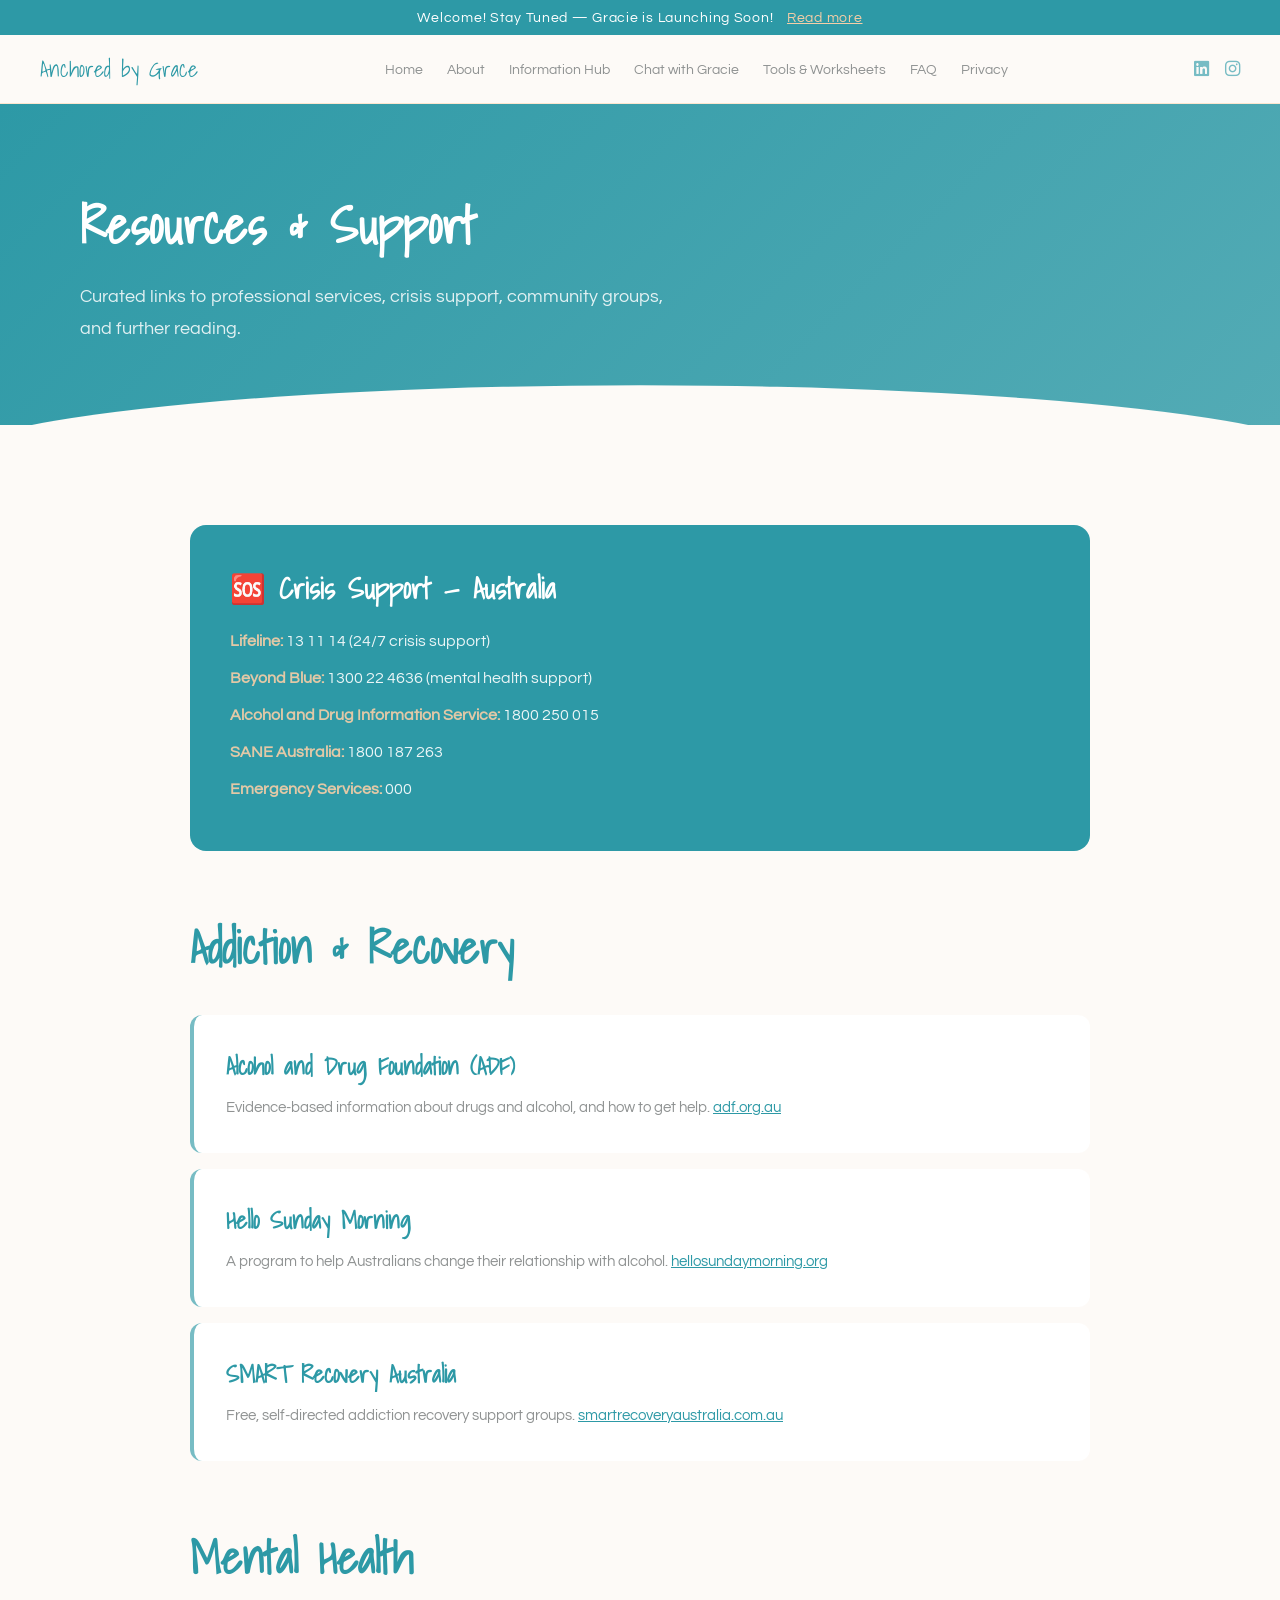
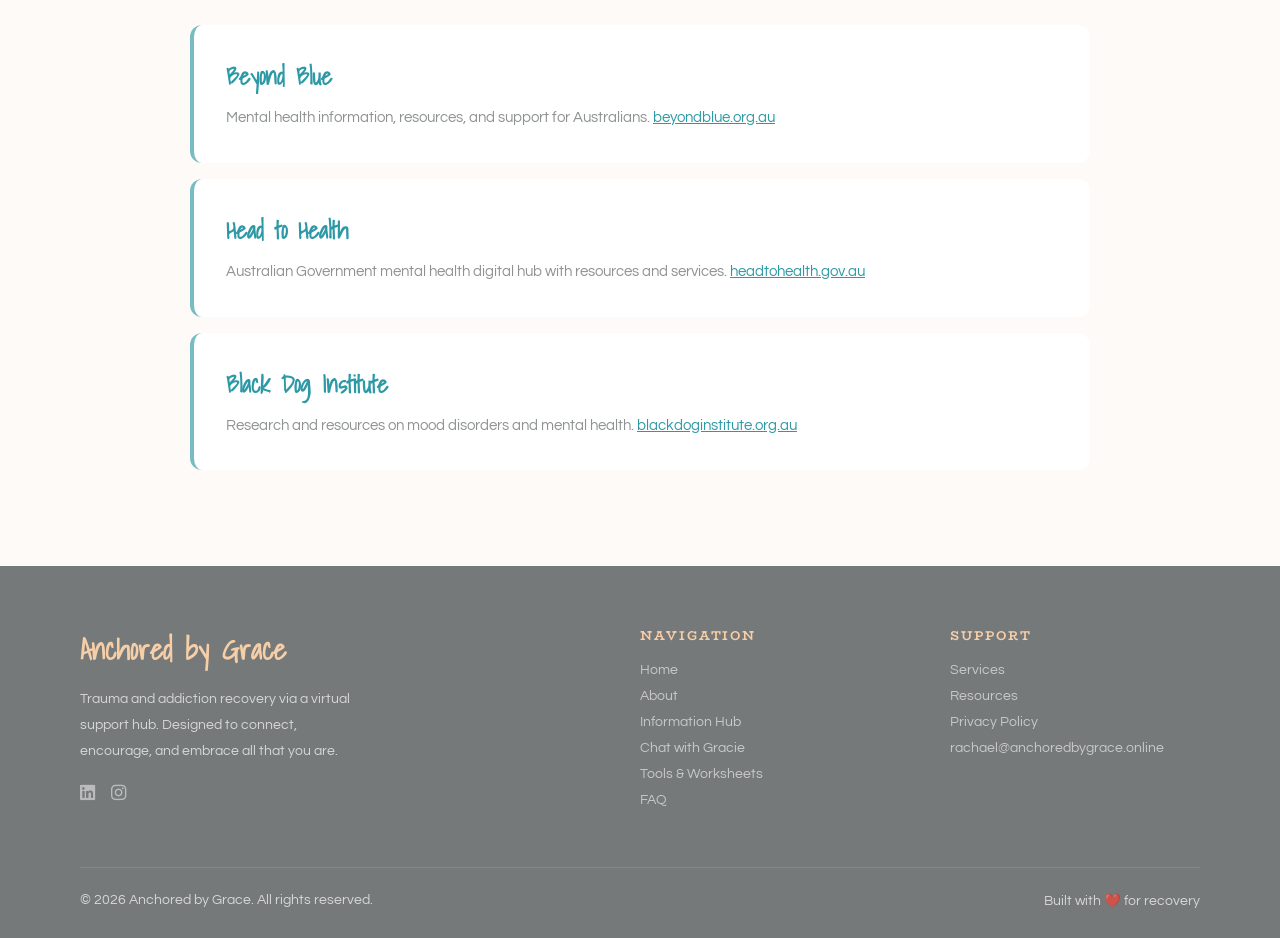
<file: resources.html>
<!DOCTYPE html>
<html lang="en">
<head>
  <meta charset="UTF-8">
  <meta name="viewport" content="width=device-width, initial-scale=1.0">
  <title>Resources | Anchored by Grace</title>
  <meta name="description" content="Recovery resources, support links, and further reading from Anchored by Grace.">
  <link rel="stylesheet" href="style.css">
  <link rel="stylesheet" href="https://cdnjs.cloudflare.com/ajax/libs/font-awesome/6.5.0/css/all.min.css">
</head>
<body>
  <script src="shared.js"></script>

  <section class="page-hero">
    <h1>Resources & Support</h1>
    <p>Curated links to professional services, crisis support, community groups, and further reading.</p>
  </section>

  <section class="section section-light" style="padding-top: 100px;">
    <div style="max-width: 900px; margin: 0 auto;">

      <div class="crisis-box" style="margin-top: 0;">
        <h3>🆘 Crisis Support — Australia</h3>
        <p><strong>Lifeline:</strong> 13 11 14 (24/7 crisis support)</p>
        <p><strong>Beyond Blue:</strong> 1300 22 4636 (mental health support)</p>
        <p><strong>Alcohol and Drug Information Service:</strong> 1800 250 015</p>
        <p><strong>SANE Australia:</strong> 1800 187 263</p>
        <p><strong>Emergency Services:</strong> 000</p>
      </div>

      <div style="margin-top: 60px;">
        <h2 class="section-title" style="text-align: left; margin-bottom: 32px;">Addiction & Recovery</h2>
        <div class="info-card" style="margin-bottom: 16px;">
          <h3>Alcohol and Drug Foundation (ADF)</h3>
          <p>Evidence-based information about drugs and alcohol, and how to get help. <a href="https://adf.org.au" target="_blank" style="color: var(--teal-3);">adf.org.au</a></p>
        </div>
        <div class="info-card" style="margin-bottom: 16px;">
          <h3>Hello Sunday Morning</h3>
          <p>A program to help Australians change their relationship with alcohol. <a href="https://hellosundaymorning.org" target="_blank" style="color: var(--teal-3);">hellosundaymorning.org</a></p>
        </div>
        <div class="info-card" style="margin-bottom: 16px;">
          <h3>SMART Recovery Australia</h3>
          <p>Free, self-directed addiction recovery support groups. <a href="https://smartrecoveryaustralia.com.au" target="_blank" style="color: var(--teal-3);">smartrecoveryaustralia.com.au</a></p>
        </div>
      </div>

      <div style="margin-top: 60px;">
        <h2 class="section-title" style="text-align: left; margin-bottom: 32px;">Mental Health</h2>
        <div class="info-card" style="margin-bottom: 16px;">
          <h3>Beyond Blue</h3>
          <p>Mental health information, resources, and support for Australians. <a href="https://beyondblue.org.au" target="_blank" style="color: var(--teal-3);">beyondblue.org.au</a></p>
        </div>
        <div class="info-card" style="margin-bottom: 16px;">
          <h3>Head to Health</h3>
          <p>Australian Government mental health digital hub with resources and services. <a href="https://headtohealth.gov.au" target="_blank" style="color: var(--teal-3);">headtohealth.gov.au</a></p>
        </div>
        <div class="info-card" style="margin-bottom: 16px;">
          <h3>Black Dog Institute</h3>
          <p>Research and resources on mood disorders and mental health. <a href="https://blackdoginstitute.org.au" target="_blank" style="color: var(--teal-3);">blackdoginstitute.org.au</a></p>
        </div>
      </div>

    </div>
  </section>

</body>
</html>
</file>
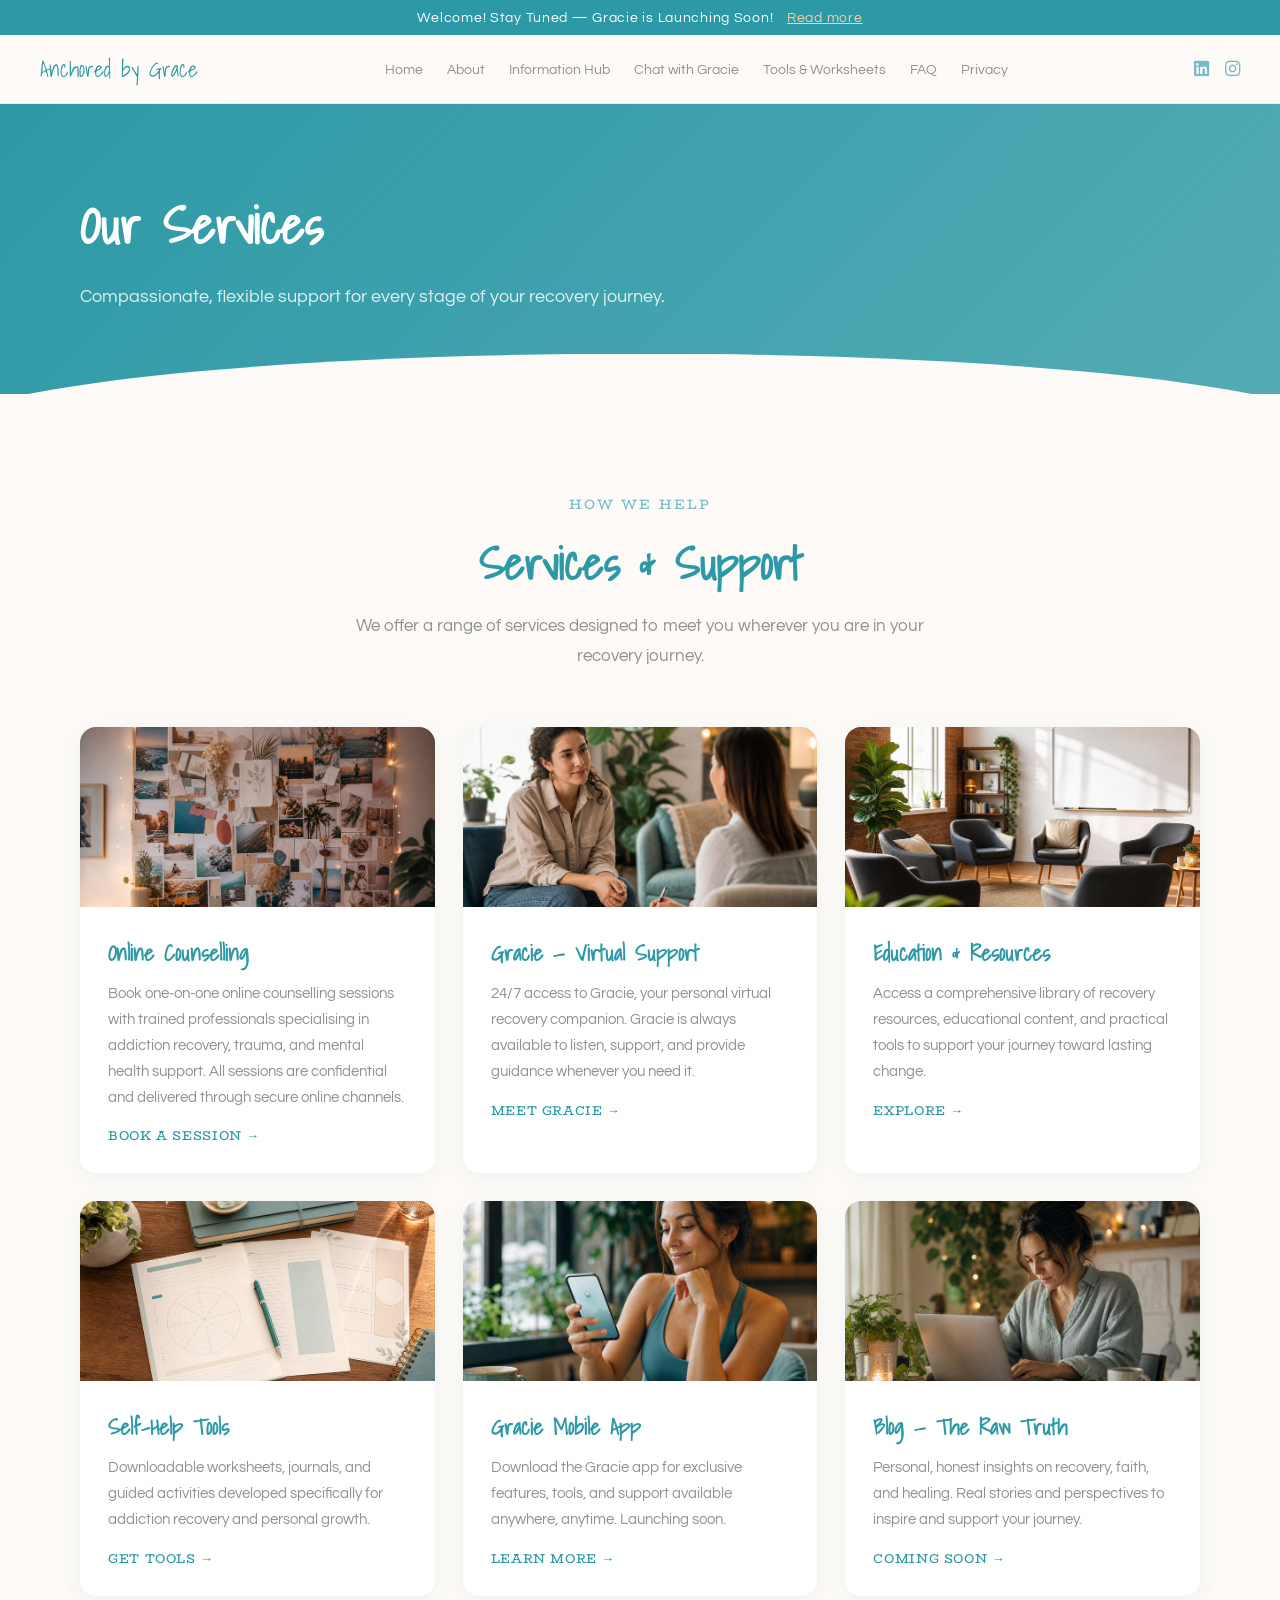
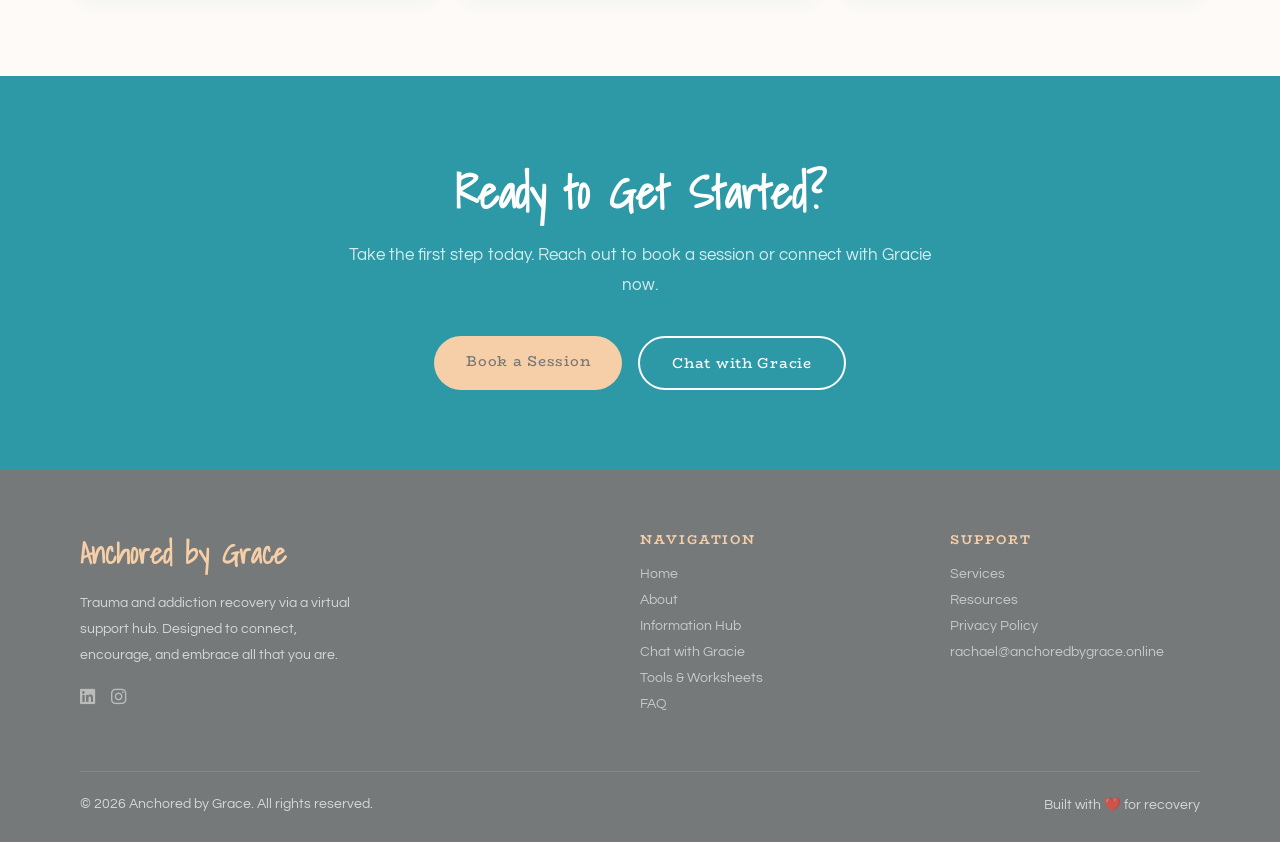
<file: services.html>
<!DOCTYPE html>
<html lang="en">
<head>
  <meta charset="UTF-8">
  <meta name="viewport" content="width=device-width, initial-scale=1.0">
  <title>Services | Anchored by Grace</title>
  <meta name="description" content="Explore recovery support services offered by Anchored by Grace.">
  <link rel="stylesheet" href="style.css">
  <link rel="stylesheet" href="https://cdnjs.cloudflare.com/ajax/libs/font-awesome/6.5.0/css/all.min.css">
<style>
    .card-img { width: 100%; height: 180px; object-fit: cover; display: block; }
    @media (max-width: 900px) { .card-img { height: 140px; } }
  </style>
</head>
<body>
  <script src="shared.js"></script>

  <section class="page-hero">
    <h1>Our Services</h1>
    <p>Compassionate, flexible support for every stage of your recovery journey.</p>
  </section>

  <section class="section section-light" style="padding-top: 100px;">
    <div class="section-header">
      <span class="section-label">How We Help</span>
      <h2 class="section-title">Services & Support</h2>
      <p class="section-subtitle">We offer a range of services designed to meet you wherever you are in your recovery journey.</p>
    </div>

    <div class="cards-grid">
      <div class="card">
        <img src="images/svc_goals.jpg" alt="Online Counselling" class="card-img">
        <div class="card-body">
          <h3 class="card-title">Online Counselling</h3>
          <p class="card-text">Book one-on-one online counselling sessions with trained professionals specialising in addiction recovery, trauma, and mental health support. All sessions are confidential and delivered through secure online channels.</p>
          <a href="#book" class="card-link">Book a session →</a>
        </div>
      </div>
      <div class="card">
        <img src="images/svc_counselling.jpg" alt="Gracie Virtual Support" class="card-img">
        <div class="card-body">
          <h3 class="card-title">Gracie — Virtual Support</h3>
          <p class="card-text">24/7 access to Gracie, your personal virtual recovery companion. Gracie is always available to listen, support, and provide guidance whenever you need it.</p>
          <a href="chat.html" class="card-link">Meet Gracie →</a>
        </div>
      </div>
      <div class="card">
        <img src="images/svc_education.jpg" alt="Education & Resources" class="card-img">
        <div class="card-body">
          <h3 class="card-title">Education & Resources</h3>
          <p class="card-text">Access a comprehensive library of recovery resources, educational content, and practical tools to support your journey toward lasting change.</p>
          <a href="info-hub.html" class="card-link">Explore →</a>
        </div>
      </div>
      <div class="card">
        <img src="images/svc_toolkits.jpg" alt="Self-Help Tools" class="card-img">
        <div class="card-body">
          <h3 class="card-title">Self-Help Tools</h3>
          <p class="card-text">Downloadable worksheets, journals, and guided activities developed specifically for addiction recovery and personal growth.</p>
          <a href="tools.html" class="card-link">Get tools →</a>
        </div>
      </div>
      <div class="card">
        <img src="images/svc_app.jpg" alt="Gracie Mobile App" class="card-img">
        <div class="card-body">
          <h3 class="card-title">Gracie Mobile App</h3>
          <p class="card-text">Download the Gracie app for exclusive features, tools, and support available anywhere, anytime. Launching soon.</p>
          <a href="chat.html" class="card-link">Learn more →</a>
        </div>
      </div>
      <div class="card">
        <img src="images/svc_blog.jpg" alt="The Raw Truth Blog" class="card-img">
        <div class="card-body">
          <h3 class="card-title">Blog — The Raw Truth</h3>
          <p class="card-text">Personal, honest insights on recovery, faith, and healing. Real stories and perspectives to inspire and support your journey.</p>
          <a href="#" class="card-link">Coming soon →</a>
        </div>
      </div>
    </div>
  </section>

  <section class="section section-teal" id="book" style="text-align: center;">
    <h2 class="section-title">Ready to Get Started?</h2>
    <p class="section-subtitle">Take the first step today. Reach out to book a session or connect with Gracie now.</p>
    <div style="margin-top: 36px; display: flex; gap: 16px; justify-content: center; flex-wrap: wrap;">
      <a href="mailto:rachael@anchoredbygrace.online" class="btn btn-copper">Book a Session</a>
      <a href="chat.html" class="btn btn-outline" style="border-color: white; color: white;">Chat with Gracie</a>
    </div>
  </section>

</body>
</html>
</file>
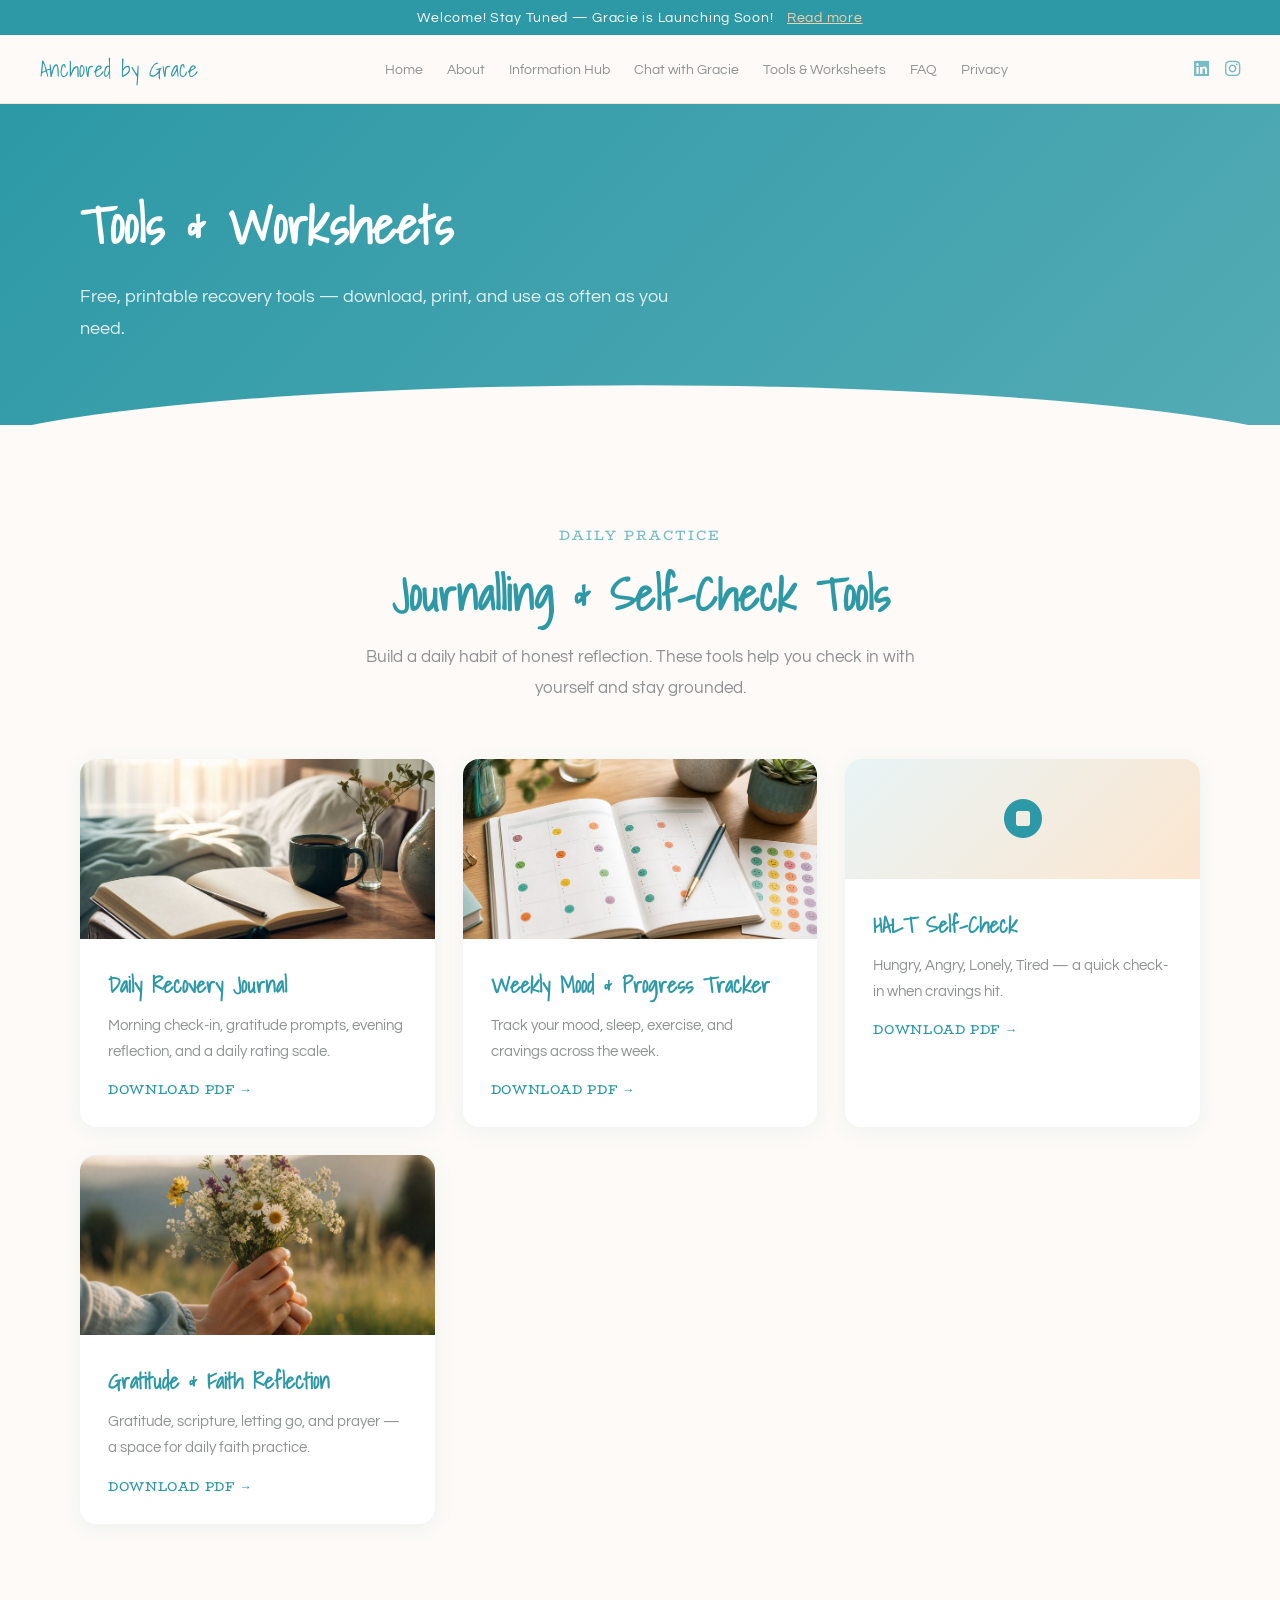
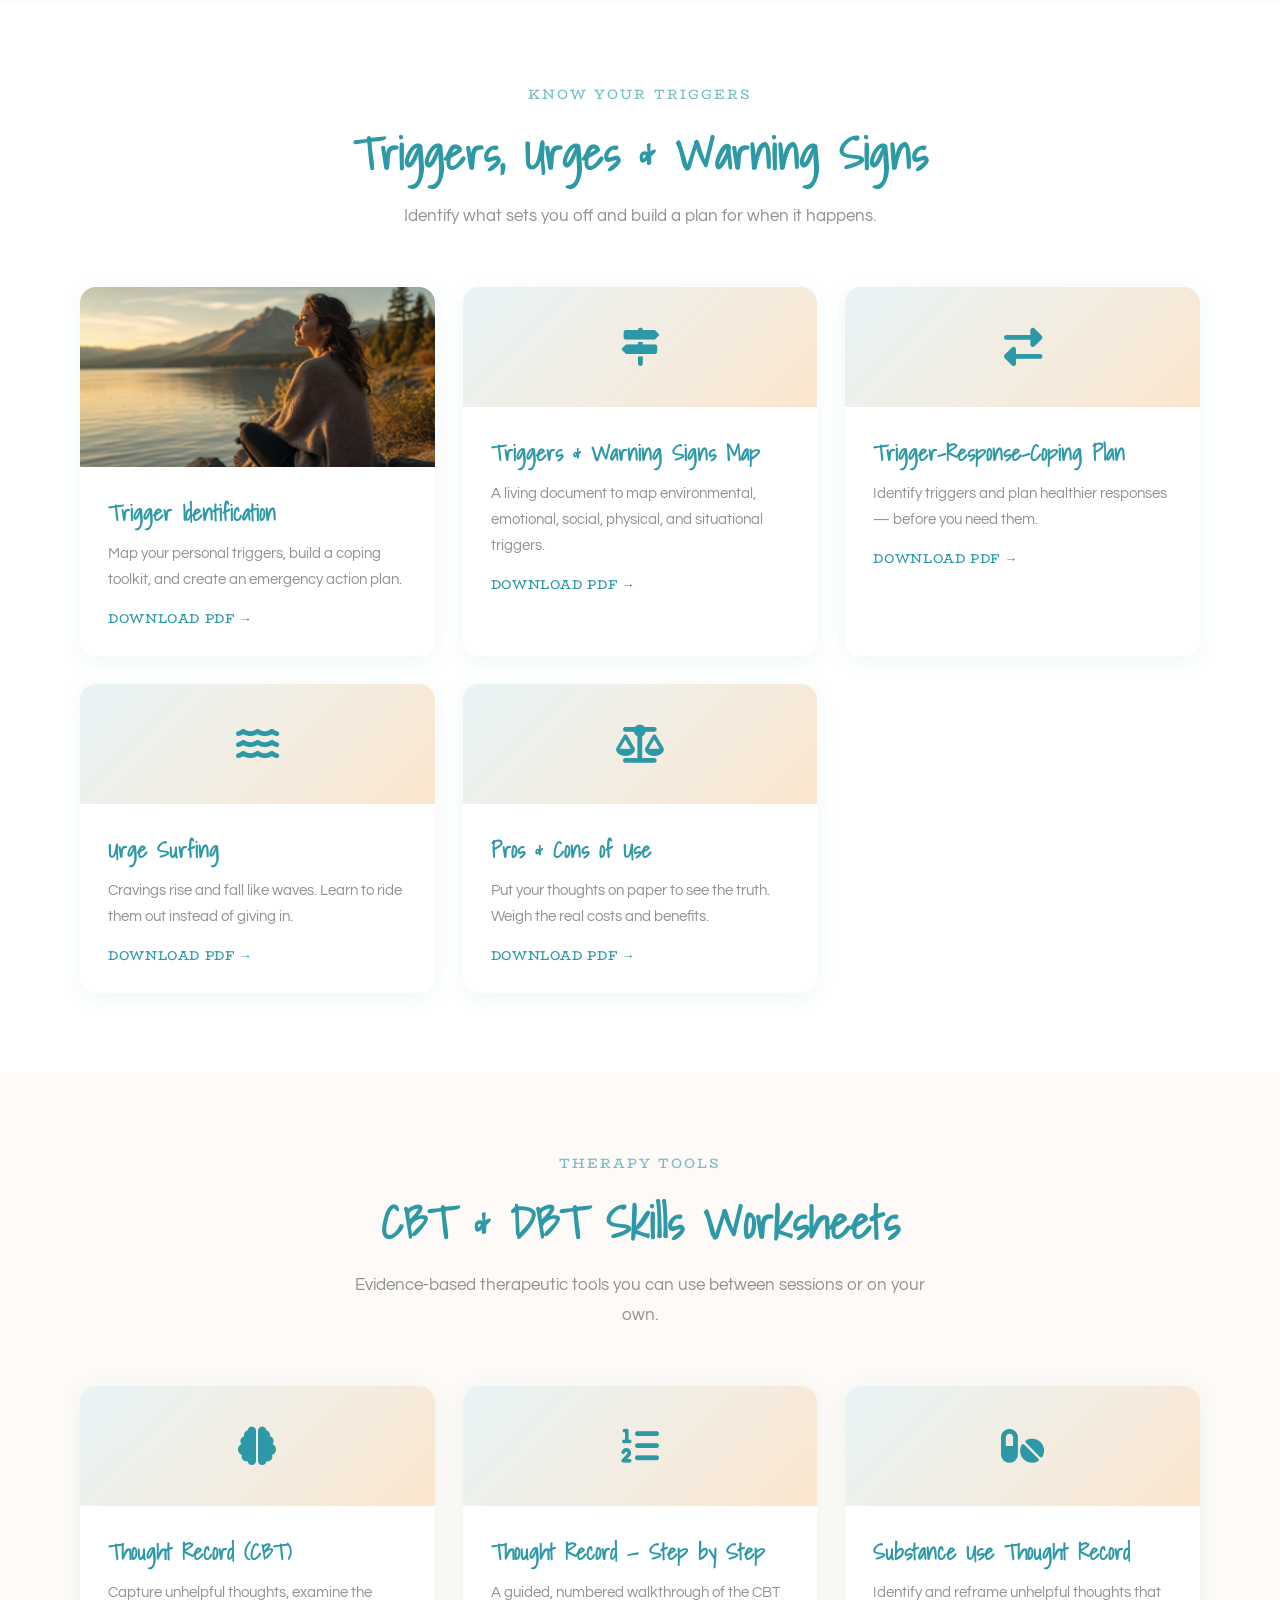
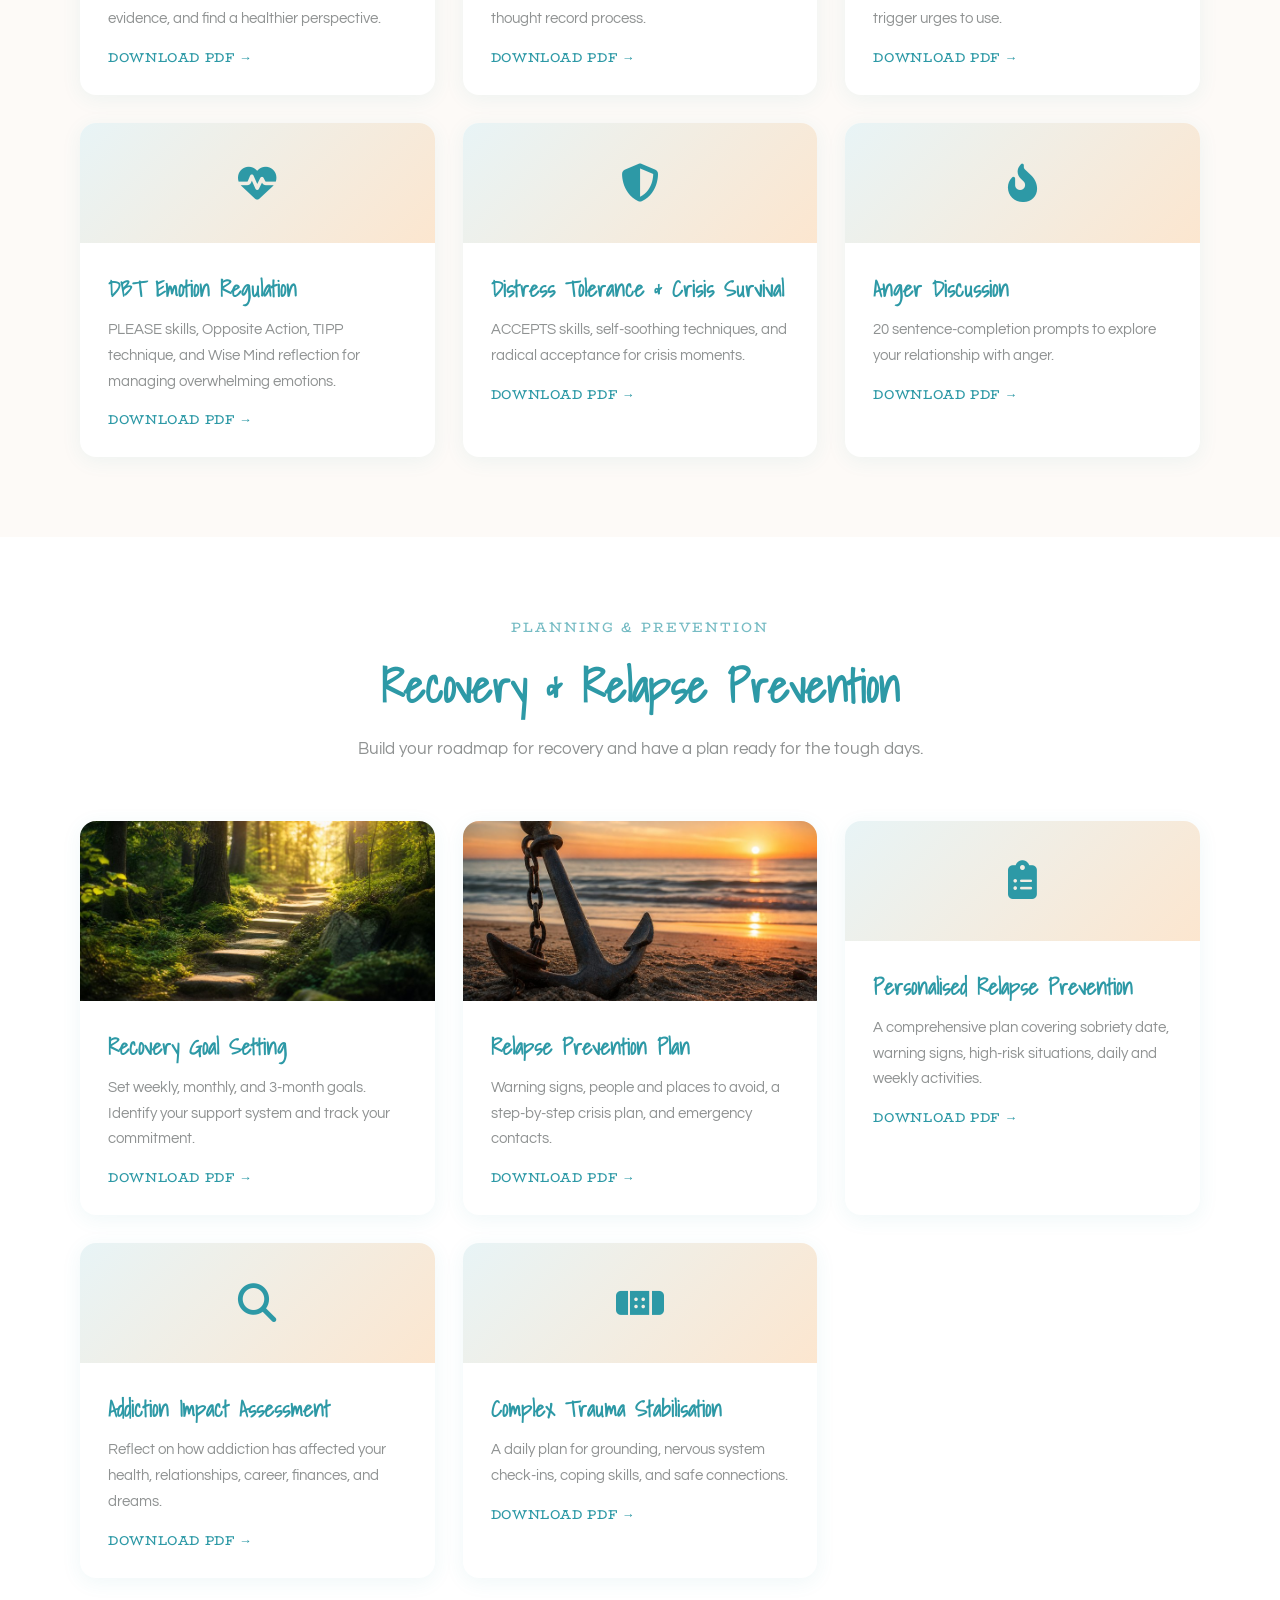
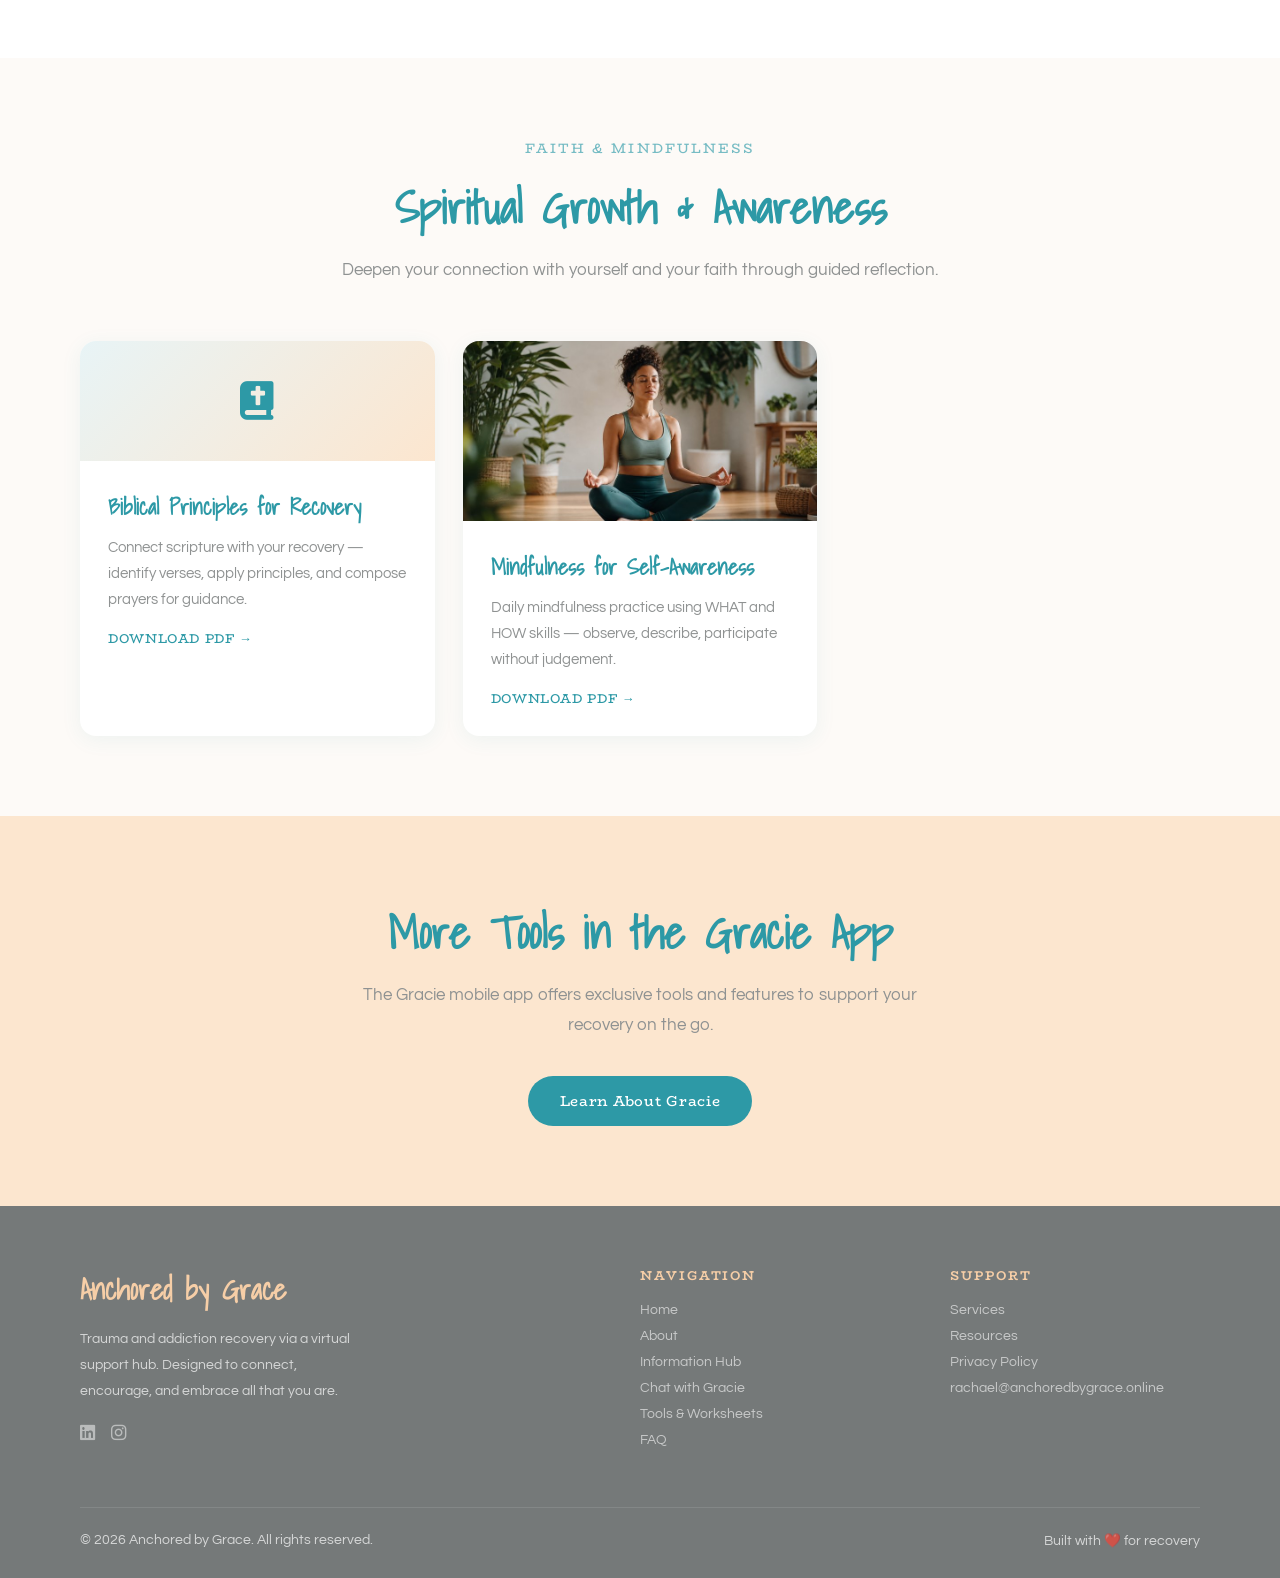
<file: tools.html>
<!DOCTYPE html>
<html lang="en">
<head>
  <meta charset="UTF-8">
  <meta name="viewport" content="width=device-width, initial-scale=1.0">
  <title>Tools & Worksheets | Anchored by Grace</title>
  <meta name="description" content="Free downloadable recovery worksheets, CBT tools, relapse prevention plans, and self-help resources for addiction recovery.">
  <link rel="stylesheet" href="style.css">
  <link rel="stylesheet" href="https://cdnjs.cloudflare.com/ajax/libs/font-awesome/6.5.0/css/all.min.css">
  <style>
    .card-img {
      width: 100%;
      height: 180px;
      object-fit: cover;
      display: block;
    }
    .card-icon {
      width: 100%;
      height: 120px;
      display: flex;
      align-items: center;
      justify-content: center;
      background: linear-gradient(135deg, #E8F4F6 0%, #FCE6CF 100%);
      font-size: 2.4rem;
      color: #2D99A6;
    }
    @media (max-width: 900px) {
      .card-img { height: 140px; }
      .card-icon { height: 100px; }
    }
  </style>
</head>
<body>
  <script src="shared.js"></script>

  <section class="page-hero">
    <h1>Tools & Worksheets</h1>
    <p>Free, printable recovery tools — download, print, and use as often as you need.</p>
  </section>

  <!-- ═══ Daily Practice & Journalling ═══ -->
  <section class="section section-light" style="padding-top: 100px;">
    <div class="section-header">
      <span class="section-label">Daily Practice</span>
      <h2 class="section-title">Journalling & Self-Check Tools</h2>
      <p class="section-subtitle">Build a daily habit of honest reflection. These tools help you check in with yourself and stay grounded.</p>
    </div>

    <div class="cards-grid">
      <div class="card">
        <img src="images/tool_journal.jpg" alt="Daily Recovery Journal" class="card-img">
        <div class="card-body">
          <h3 class="card-title">Daily Recovery Journal</h3>
          <p class="card-text">Morning check-in, gratitude prompts, evening reflection, and a daily rating scale.</p>
          <a href="worksheets/01_Daily_Recovery_Journal.pdf" class="card-link" download>Download PDF →</a>
        </div>
      </div>
      <div class="card">
        <img src="images/tool_mood.jpg" alt="Weekly Mood & Progress Tracker" class="card-img">
        <div class="card-body">
          <h3 class="card-title">Weekly Mood & Progress Tracker</h3>
          <p class="card-text">Track your mood, sleep, exercise, and cravings across the week.</p>
          <a href="worksheets/04_Weekly_Mood_Progress_Tracker.pdf" class="card-link" download>Download PDF →</a>
        </div>
      </div>
      <div class="card">
        <div class="card-icon"><i class="fas fa-stop-circle"></i></div>
        <div class="card-body">
          <h3 class="card-title">HALT Self-Check</h3>
          <p class="card-text">Hungry, Angry, Lonely, Tired — a quick check-in when cravings hit.</p>
          <a href="worksheets/14_HALT_Self_Check.pdf" class="card-link" download>Download PDF →</a>
        </div>
      </div>
      <div class="card">
        <img src="images/tool_gratitude.jpg" alt="Gratitude & Faith Reflection" class="card-img">
        <div class="card-body">
          <h3 class="card-title">Gratitude & Faith Reflection</h3>
          <p class="card-text">Gratitude, scripture, letting go, and prayer — a space for daily faith practice.</p>
          <a href="worksheets/06_Gratitude_Faith_Reflection.pdf" class="card-link" download>Download PDF →</a>
        </div>
      </div>
    </div>
  </section>

  <!-- ═══ Understanding Triggers ═══ -->
  <section class="section section-white">
    <div class="section-header">
      <span class="section-label">Know Your Triggers</span>
      <h2 class="section-title">Triggers, Urges & Warning Signs</h2>
      <p class="section-subtitle">Identify what sets you off and build a plan for when it happens.</p>
    </div>

    <div class="cards-grid">
      <div class="card">
        <img src="images/tool_trigger.jpg" alt="Trigger Identification" class="card-img">
        <div class="card-body">
          <h3 class="card-title">Trigger Identification</h3>
          <p class="card-text">Map your personal triggers, build a coping toolkit, and create an emergency action plan.</p>
          <a href="worksheets/02_Trigger_Identification.pdf" class="card-link" download>Download PDF →</a>
        </div>
      </div>
      <div class="card">
        <div class="card-icon"><i class="fas fa-map-signs"></i></div>
        <div class="card-body">
          <h3 class="card-title">Triggers & Warning Signs Map</h3>
          <p class="card-text">A living document to map environmental, emotional, social, physical, and situational triggers.</p>
          <a href="worksheets/21_Triggers_Warning_Signs_Map.pdf" class="card-link" download>Download PDF →</a>
        </div>
      </div>
      <div class="card">
        <div class="card-icon"><i class="fas fa-exchange-alt"></i></div>
        <div class="card-body">
          <h3 class="card-title">Trigger–Response–Coping Plan</h3>
          <p class="card-text">Identify triggers and plan healthier responses — before you need them.</p>
          <a href="worksheets/19_Trigger_Response_Coping_Plan.pdf" class="card-link" download>Download PDF →</a>
        </div>
      </div>
      <div class="card">
        <div class="card-icon"><i class="fas fa-water"></i></div>
        <div class="card-body">
          <h3 class="card-title">Urge Surfing</h3>
          <p class="card-text">Cravings rise and fall like waves. Learn to ride them out instead of giving in.</p>
          <a href="worksheets/22_Urge_Surfing.pdf" class="card-link" download>Download PDF →</a>
        </div>
      </div>
      <div class="card">
        <div class="card-icon"><i class="fas fa-balance-scale"></i></div>
        <div class="card-body">
          <h3 class="card-title">Pros & Cons of Use</h3>
          <p class="card-text">Put your thoughts on paper to see the truth. Weigh the real costs and benefits.</p>
          <a href="worksheets/17_Pros_Cons_of_Use.pdf" class="card-link" download>Download PDF →</a>
        </div>
      </div>
    </div>
  </section>

  <!-- ═══ CBT & DBT Skills ═══ -->
  <section class="section section-light">
    <div class="section-header">
      <span class="section-label">Therapy Tools</span>
      <h2 class="section-title">CBT & DBT Skills Worksheets</h2>
      <p class="section-subtitle">Evidence-based therapeutic tools you can use between sessions or on your own.</p>
    </div>

    <div class="cards-grid">
      <div class="card">
        <div class="card-icon"><i class="fas fa-brain"></i></div>
        <div class="card-body">
          <h3 class="card-title">Thought Record (CBT)</h3>
          <p class="card-text">Capture unhelpful thoughts, examine the evidence, and find a healthier perspective.</p>
          <a href="worksheets/13_Thought_Record_CBT.pdf" class="card-link" download>Download PDF →</a>
        </div>
      </div>
      <div class="card">
        <div class="card-icon"><i class="fas fa-list-ol"></i></div>
        <div class="card-body">
          <h3 class="card-title">Thought Record — Step by Step</h3>
          <p class="card-text">A guided, numbered walkthrough of the CBT thought record process.</p>
          <a href="worksheets/18_Thought_Record_Step_by_Step.pdf" class="card-link" download>Download PDF →</a>
        </div>
      </div>
      <div class="card">
        <div class="card-icon"><i class="fas fa-pills"></i></div>
        <div class="card-body">
          <h3 class="card-title">Substance Use Thought Record</h3>
          <p class="card-text">Identify and reframe unhelpful thoughts that trigger urges to use.</p>
          <a href="worksheets/20_Substance_Use_Thought_Record.pdf" class="card-link" download>Download PDF →</a>
        </div>
      </div>
      <div class="card">
        <div class="card-icon"><i class="fas fa-heartbeat"></i></div>
        <div class="card-body">
          <h3 class="card-title">DBT Emotion Regulation</h3>
          <p class="card-text">PLEASE skills, Opposite Action, TIPP technique, and Wise Mind reflection for managing overwhelming emotions.</p>
          <a href="worksheets/11_DBT_Emotion_Regulation.pdf" class="card-link" download>Download PDF →</a>
        </div>
      </div>
      <div class="card">
        <div class="card-icon"><i class="fas fa-shield-alt"></i></div>
        <div class="card-body">
          <h3 class="card-title">Distress Tolerance & Crisis Survival</h3>
          <p class="card-text">ACCEPTS skills, self-soothing techniques, and radical acceptance for crisis moments.</p>
          <a href="worksheets/12_Distress_Tolerance_Crisis_Survival.pdf" class="card-link" download>Download PDF →</a>
        </div>
      </div>
      <div class="card">
        <div class="card-icon"><i class="fas fa-fire-alt"></i></div>
        <div class="card-body">
          <h3 class="card-title">Anger Discussion</h3>
          <p class="card-text">20 sentence-completion prompts to explore your relationship with anger.</p>
          <a href="worksheets/07_Anger_Discussion.pdf" class="card-link" download>Download PDF →</a>
        </div>
      </div>
    </div>
  </section>

  <!-- ═══ Recovery Planning ═══ -->
  <section class="section section-white">
    <div class="section-header">
      <span class="section-label">Planning & Prevention</span>
      <h2 class="section-title">Recovery & Relapse Prevention</h2>
      <p class="section-subtitle">Build your roadmap for recovery and have a plan ready for the tough days.</p>
    </div>

    <div class="cards-grid">
      <div class="card">
        <img src="images/tool_goals.jpg" alt="Recovery Goal Setting" class="card-img">
        <div class="card-body">
          <h3 class="card-title">Recovery Goal Setting</h3>
          <p class="card-text">Set weekly, monthly, and 3-month goals. Identify your support system and track your commitment.</p>
          <a href="worksheets/03_Recovery_Goal_Setting.pdf" class="card-link" download>Download PDF →</a>
        </div>
      </div>
      <div class="card">
        <img src="images/tool_relapse.jpg" alt="Relapse Prevention Plan" class="card-img">
        <div class="card-body">
          <h3 class="card-title">Relapse Prevention Plan</h3>
          <p class="card-text">Warning signs, people and places to avoid, a step-by-step crisis plan, and emergency contacts.</p>
          <a href="worksheets/05_Relapse_Prevention_Plan.pdf" class="card-link" download>Download PDF →</a>
        </div>
      </div>
      <div class="card">
        <div class="card-icon"><i class="fas fa-clipboard-list"></i></div>
        <div class="card-body">
          <h3 class="card-title">Personalised Relapse Prevention</h3>
          <p class="card-text">A comprehensive plan covering sobriety date, warning signs, high-risk situations, daily and weekly activities.</p>
          <a href="worksheets/16_Personalised_Relapse_Prevention.pdf" class="card-link" download>Download PDF →</a>
        </div>
      </div>
      <div class="card">
        <div class="card-icon"><i class="fas fa-search"></i></div>
        <div class="card-body">
          <h3 class="card-title">Addiction Impact Assessment</h3>
          <p class="card-text">Reflect on how addiction has affected your health, relationships, career, finances, and dreams.</p>
          <a href="worksheets/10_Addiction_Impact_Assessment.pdf" class="card-link" download>Download PDF →</a>
        </div>
      </div>
      <div class="card">
        <div class="card-icon"><i class="fas fa-band-aid"></i></div>
        <div class="card-body">
          <h3 class="card-title">Complex Trauma Stabilisation</h3>
          <p class="card-text">A daily plan for grounding, nervous system check-ins, coping skills, and safe connections.</p>
          <a href="worksheets/09_Complex_Trauma_Stabilisation.pdf" class="card-link" download>Download PDF →</a>
        </div>
      </div>
    </div>
  </section>

  <!-- ═══ Faith & Mindfulness ═══ -->
  <section class="section section-light">
    <div class="section-header">
      <span class="section-label">Faith & Mindfulness</span>
      <h2 class="section-title">Spiritual Growth & Awareness</h2>
      <p class="section-subtitle">Deepen your connection with yourself and your faith through guided reflection.</p>
    </div>

    <div class="cards-grid">
      <div class="card">
        <div class="card-icon"><i class="fas fa-bible"></i></div>
        <div class="card-body">
          <h3 class="card-title">Biblical Principles for Recovery</h3>
          <p class="card-text">Connect scripture with your recovery — identify verses, apply principles, and compose prayers for guidance.</p>
          <a href="worksheets/08_Biblical_Principles_Spiritual_Growth.pdf" class="card-link" download>Download PDF →</a>
        </div>
      </div>
      <div class="card">
        <img src="images/tool_mindfulness.jpg" alt="Mindfulness for Self-Awareness" class="card-img">
        <div class="card-body">
          <h3 class="card-title">Mindfulness for Self-Awareness</h3>
          <p class="card-text">Daily mindfulness practice using WHAT and HOW skills — observe, describe, participate without judgement.</p>
          <a href="worksheets/15_Mindfulness_Self_Awareness.pdf" class="card-link" download>Download PDF →</a>
        </div>
      </div>
    </div>
  </section>

  <!-- ═══ Gracie App CTA ═══ -->
  <section class="section section-copper" style="text-align: center;">
    <h2 class="section-title">More Tools in the Gracie App</h2>
    <p class="section-subtitle">The Gracie mobile app offers exclusive tools and features to support your recovery on the go.</p>
    <div style="margin-top: 36px;">
      <a href="chat.html" class="btn btn-primary">Learn About Gracie</a>
    </div>
  </section>

</body>
</html>
</file>
<file: style.css>
@import url('https://fonts.googleapis.com/css2?family=Shadows+Into+Light&family=Questrial&family=BioRhyme:wght@400;700&display=swap');

:root {
  --teal-1: #53ABB5;
  --teal-2: #77BCC4;
  --teal-3: #2D99A6;
  --copper-1: #F6CEA7;
  --copper-2: #F8D1AB;
  --copper-3: #FCE6CF;
  --grey-1: #A9ABAB;
  --grey-2: #8F9292;
  --grey-3: #757979;
  --white: #ffffff;
  --off-white: #fdfaf7;
  --font-heading: 'Shadows Into Light', cursive;
  --font-body: 'Questrial', sans-serif;
  --font-accent: 'BioRhyme', serif;
}

* { margin: 0; padding: 0; box-sizing: border-box; }

body {
  font-family: var(--font-body);
  color: var(--grey-3);
  background: var(--off-white);
  overflow-x: hidden;
}

/* BANNER */
.banner {
  background: var(--teal-3);
  color: white;
  text-align: center;
  padding: 10px 20px;
  font-size: 0.9rem;
  letter-spacing: 0.05em;
}
.banner a { color: var(--copper-1); text-decoration: underline; margin-left: 10px; }

/* NAV */
nav {
  position: sticky;
  top: 0;
  z-index: 100;
  background: rgba(253, 250, 247, 0.97);
  backdrop-filter: blur(10px);
  padding: 16px 40px;
  display: flex;
  align-items: center;
  justify-content: space-between;
  border-bottom: 1px solid var(--copper-3);
  gap: 20px;
}

.nav-logo {
  display: flex;
  align-items: center;
  gap: 12px;
  text-decoration: none;
  flex-shrink: 0;
}

.nav-logo-text {
  font-family: var(--font-heading);
  font-size: 1.4rem;
  color: var(--teal-3);
}

.nav-links {
  display: flex;
  list-style: none;
  gap: 24px;
  align-items: center;
  flex-wrap: wrap;
}

.nav-links a {
  text-decoration: none;
  color: var(--grey-2);
  font-size: 0.9rem;
  transition: color 0.2s;
}

.nav-links a:hover { color: var(--teal-3); }

.nav-social { display: flex; gap: 16px; flex-shrink: 0; }

.nav-social a {
  color: var(--teal-2);
  font-size: 1.1rem;
  transition: color 0.2s;
}
.nav-social a:hover { color: var(--teal-3); }

.nav-toggle {
  display: none;
  background: none;
  border: none;
  font-size: 1.5rem;
  color: var(--teal-3);
  cursor: pointer;
}

/* PAGE HERO */
.page-hero {
  background: linear-gradient(135deg, var(--teal-3) 0%, var(--teal-1) 100%);
  color: white;
  padding: 80px 80px;
  position: relative;
  overflow: hidden;
}

.page-hero::after {
  content: '';
  position: absolute;
  bottom: -40px;
  left: 0;
  right: 0;
  height: 80px;
  background: var(--off-white);
  clip-path: ellipse(55% 100% at 50% 100%);
}

.page-hero h1 {
  font-family: var(--font-heading);
  font-size: 3.2rem;
  margin-bottom: 16px;
}

.page-hero p {
  font-size: 1.1rem;
  opacity: 0.85;
  max-width: 600px;
  line-height: 1.8;
}

/* SECTIONS */
.section { padding: 80px 80px; }
.section-light { background: var(--off-white); }
.section-teal { background: var(--teal-3); color: white; }
.section-copper { background: var(--copper-3); }
.section-white { background: white; }

.section-header { text-align: center; margin-bottom: 56px; }

.section-label {
  font-family: var(--font-accent);
  font-size: 0.85rem;
  letter-spacing: 0.15em;
  text-transform: uppercase;
  color: var(--teal-2);
  display: block;
  margin-bottom: 12px;
}

.section-title {
  font-family: var(--font-heading);
  font-size: 2.8rem;
  color: var(--teal-3);
  margin-bottom: 12px;
}

.section-teal .section-title,
.section-teal .section-label { color: white; }

.section-subtitle {
  font-size: 1.05rem;
  color: var(--grey-2);
  max-width: 600px;
  margin: 0 auto;
  line-height: 1.8;
}

.section-teal .section-subtitle { color: rgba(255,255,255,0.8); }

/* CARDS */
.cards-grid {
  display: grid;
  grid-template-columns: repeat(3, 1fr);
  gap: 28px;
}

.cards-grid-2 {
  display: grid;
  grid-template-columns: repeat(2, 1fr);
  gap: 28px;
}

.card {
  background: white;
  border-radius: 16px;
  overflow: hidden;
  box-shadow: 0 4px 20px rgba(45, 153, 166, 0.08);
  transition: transform 0.3s, box-shadow 0.3s;
}

.card:hover {
  transform: translateY(-6px);
  box-shadow: 0 12px 40px rgba(45, 153, 166, 0.18);
}

.card-icon {
  height: 100px;
  background: linear-gradient(135deg, var(--teal-1), var(--teal-3));
  display: flex;
  align-items: center;
  justify-content: center;
  font-size: 2.5rem;
}

.card-body { padding: 28px; }

.card-title {
  font-family: var(--font-heading);
  font-size: 1.4rem;
  color: var(--teal-3);
  margin-bottom: 10px;
}

.card-text {
  font-size: 0.95rem;
  line-height: 1.7;
  color: var(--grey-2);
  margin-bottom: 16px;
}

.card-link {
  font-family: var(--font-accent);
  font-size: 0.8rem;
  color: var(--teal-3);
  text-decoration: none;
  letter-spacing: 0.05em;
  text-transform: uppercase;
  transition: letter-spacing 0.2s;
}

.card-link:hover { letter-spacing: 0.1em; }

/* INFO CARD */
.info-card {
  background: white;
  border-radius: 12px;
  padding: 32px;
  border-left: 4px solid var(--teal-2);
  transition: border-color 0.3s, transform 0.3s;
}

.info-card:hover {
  border-color: var(--teal-3);
  transform: translateX(4px);
}

.info-card h3 {
  font-family: var(--font-heading);
  font-size: 1.5rem;
  color: var(--teal-3);
  margin-bottom: 10px;
}

.info-card p {
  font-size: 0.95rem;
  line-height: 1.7;
  color: var(--grey-2);
}

/* FAQ */
.faq-item {
  border-bottom: 1px solid var(--copper-3);
  padding: 24px 0;
}

.faq-item:last-child { border-bottom: none; }

.faq-question {
  font-family: var(--font-heading);
  font-size: 1.3rem;
  color: var(--teal-3);
  margin-bottom: 12px;
}

.faq-answer {
  font-size: 1rem;
  line-height: 1.8;
  color: var(--grey-2);
}

/* BUTTONS */
.btn {
  display: inline-block;
  padding: 14px 32px;
  border-radius: 50px;
  font-family: var(--font-accent);
  font-size: 0.9rem;
  letter-spacing: 0.05em;
  text-decoration: none;
  transition: all 0.3s;
  cursor: pointer;
  border: none;
}

.btn-primary {
  background: var(--teal-3);
  color: white;
}

.btn-primary:hover {
  background: var(--teal-1);
  transform: translateY(-2px);
  box-shadow: 0 8px 24px rgba(45, 153, 166, 0.3);
}

.btn-outline {
  background: transparent;
  border: 2px solid var(--teal-3);
  color: var(--teal-3);
}

.btn-outline:hover {
  background: var(--teal-3);
  color: white;
}

.btn-copper {
  background: var(--copper-1);
  color: var(--grey-3);
}

.btn-copper:hover {
  background: var(--copper-2);
  transform: translateY(-2px);
}

/* PROSE */
.prose {
  max-width: 800px;
  margin: 0 auto;
  font-size: 1.05rem;
  line-height: 1.9;
  color: var(--grey-2);
}

.prose h2 {
  font-family: var(--font-heading);
  font-size: 2rem;
  color: var(--teal-3);
  margin: 40px 0 16px;
}

.prose h3 {
  font-family: var(--font-heading);
  font-size: 1.5rem;
  color: var(--teal-3);
  margin: 28px 0 12px;
}

.prose p { margin-bottom: 16px; }

.prose strong { color: var(--teal-3); }

.prose ul { padding-left: 24px; margin-bottom: 16px; }

.prose li { margin-bottom: 8px; }

/* HIGHLIGHT BOX */
.highlight-box {
  background: white;
  border-radius: 16px;
  padding: 40px;
  border: 2px solid var(--copper-2);
  margin: 32px 0;
}

/* CRISIS BOX */
.crisis-box {
  background: var(--teal-3);
  color: white;
  border-radius: 16px;
  padding: 40px;
  margin: 40px 0;
}

.crisis-box h3 {
  font-family: var(--font-heading);
  font-size: 1.8rem;
  margin-bottom: 16px;
}

.crisis-box p { opacity: 0.9; line-height: 1.8; margin-bottom: 8px; }

.crisis-box strong { color: var(--copper-1); }

/* FOOTER */
footer {
  background: var(--grey-3);
  color: rgba(255,255,255,0.7);
  padding: 60px 80px 30px;
}

.footer-grid {
  display: grid;
  grid-template-columns: 2fr 1fr 1fr;
  gap: 60px;
  margin-bottom: 50px;
}

.footer-brand h3 {
  font-family: var(--font-heading);
  font-size: 1.8rem;
  color: var(--copper-1);
  margin-bottom: 14px;
}

.footer-brand p {
  font-size: 0.9rem;
  line-height: 1.8;
  max-width: 280px;
}

.footer-col h4 {
  font-family: var(--font-accent);
  font-size: 0.8rem;
  letter-spacing: 0.15em;
  text-transform: uppercase;
  color: var(--copper-1);
  margin-bottom: 16px;
}

.footer-col ul { list-style: none; }
.footer-col ul li { margin-bottom: 10px; }
.footer-col ul li a {
  color: rgba(255,255,255,0.6);
  text-decoration: none;
  font-size: 0.9rem;
  transition: color 0.2s;
}
.footer-col ul li a:hover { color: var(--copper-1); }

.footer-bottom {
  border-top: 1px solid rgba(255,255,255,0.1);
  padding-top: 24px;
  display: flex;
  justify-content: space-between;
  align-items: center;
  font-size: 0.85rem;
}

.footer-social { display: flex; gap: 16px; }
.footer-social a {
  color: rgba(255,255,255,0.5);
  font-size: 1.1rem;
  transition: color 0.2s;
}
.footer-social a:hover { color: var(--copper-1); }

/* MOBILE */
@media (max-width: 900px) {
  .section { padding: 60px 24px; }
  .page-hero { padding: 60px 24px 80px; }
  .page-hero h1 { font-size: 2.2rem; }
  .cards-grid { grid-template-columns: 1fr; }
  .cards-grid-2 { grid-template-columns: 1fr; }
  .footer-grid { grid-template-columns: 1fr; gap: 30px; }
  footer { padding: 40px 24px 20px; }
  .footer-bottom { flex-direction: column; gap: 10px; text-align: center; }
  nav { padding: 16px 24px; flex-wrap: wrap; }
  .nav-links { display: none; width: 100%; flex-direction: column; gap: 12px; padding: 12px 0; }
  .nav-links.open { display: flex; }
  .nav-toggle { display: block; }
  .nav-social { margin-left: auto; }
}
</file>
